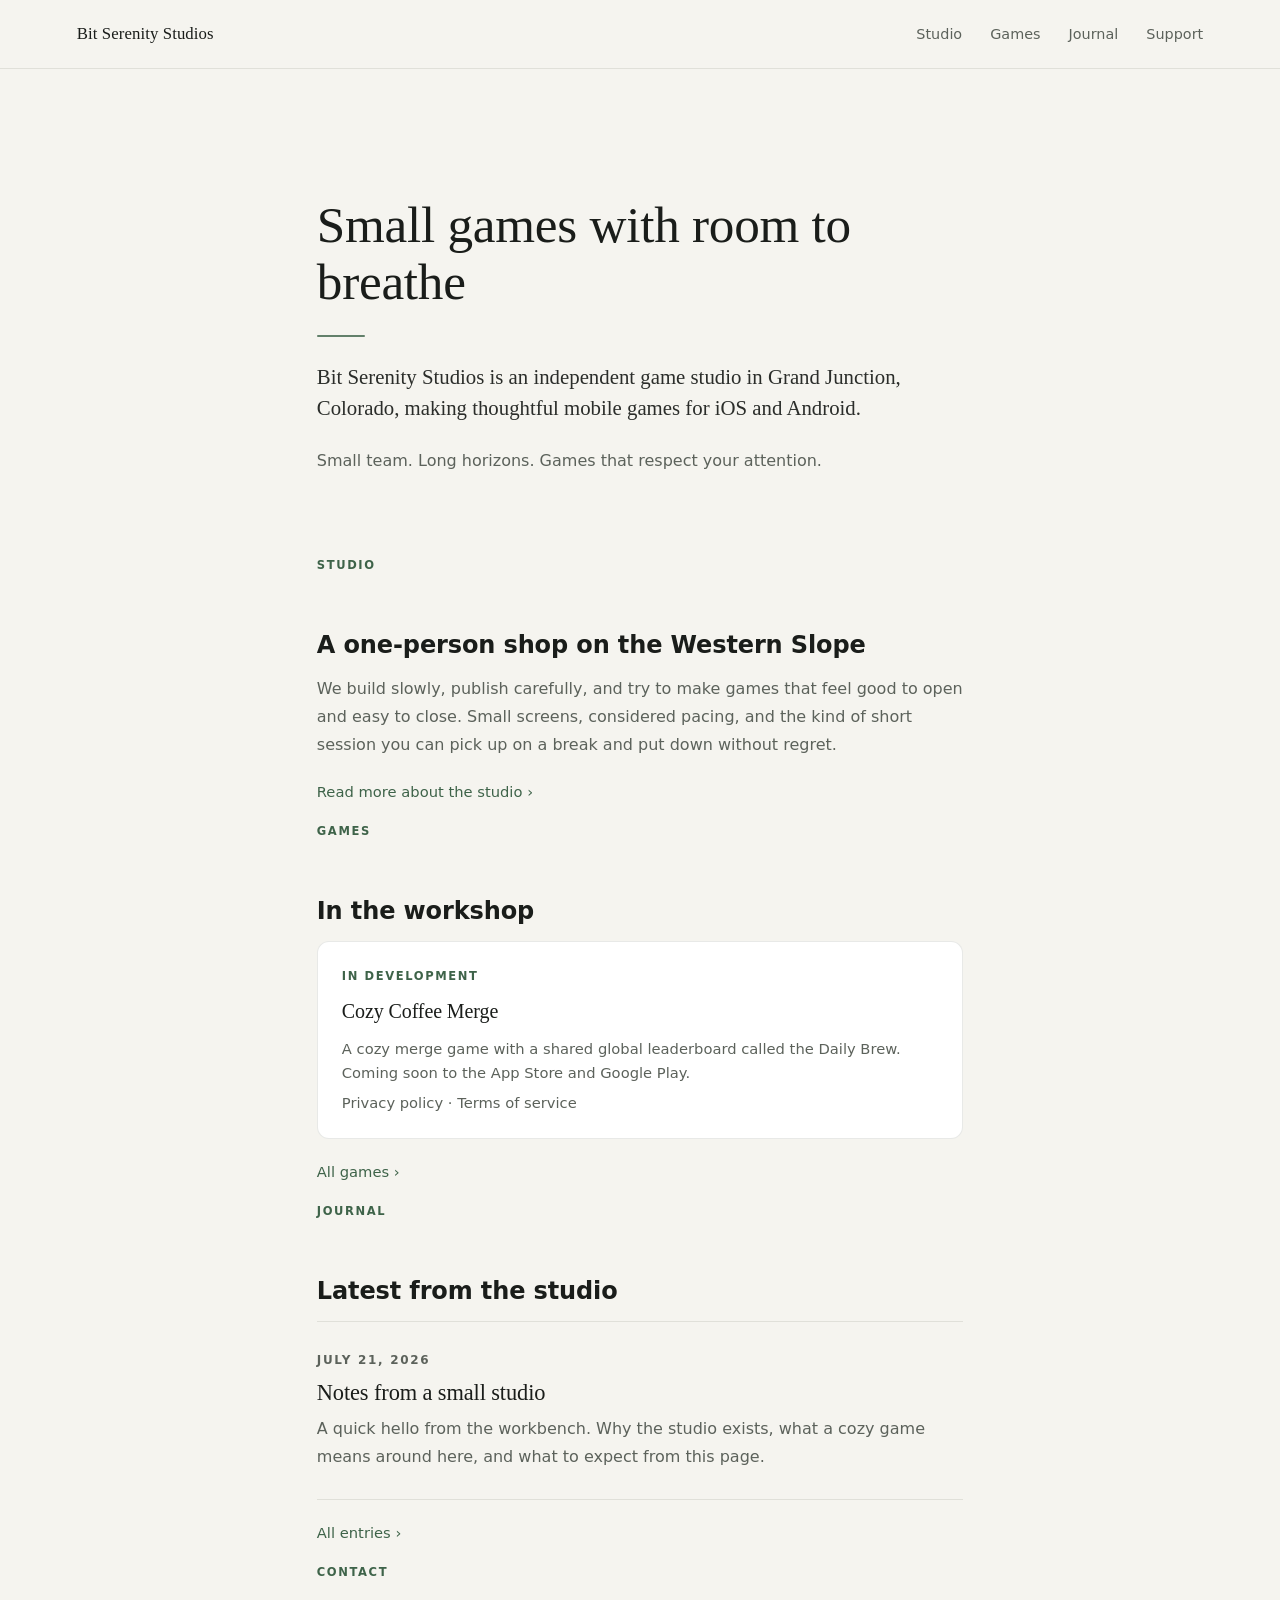
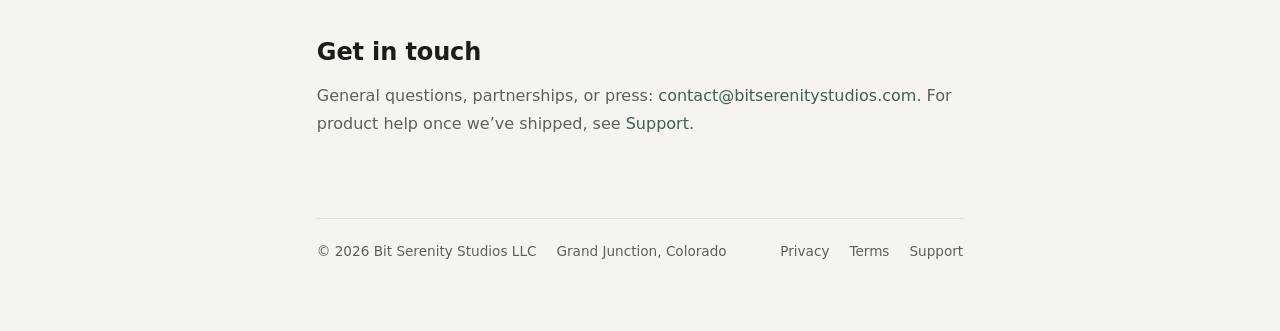
<file: index.html>
<!doctype html>
<html lang="en">
<head>
<meta charset="utf-8">
<meta name="viewport" content="width=device-width, initial-scale=1">
<title>Bit Serenity Studios</title>
<meta name="description" content="Bit Serenity Studios: a small independent game studio in Grand Junction, Colorado making thoughtful mobile games for iOS and Android.">
<meta name="theme-color" content="#161818" media="(prefers-color-scheme: dark)">
<meta name="theme-color" content="#f5f4ef" media="(prefers-color-scheme: light)">
<meta property="og:title" content="Bit Serenity Studios">
<meta property="og:description" content="A small independent game studio in Grand Junction, Colorado making thoughtful mobile games for iOS and Android.">
<meta property="og:url" content="https://bitserenitystudios.com/">
<meta property="og:type" content="website">
<meta property="og:site_name" content="Bit Serenity Studios">
<meta name="twitter:card" content="summary">
<link rel="canonical" href="https://bitserenitystudios.com/">
<link rel="stylesheet" href="/styles.css">
</head>
<body>
<nav class="nav" aria-label="Primary">
  <a href="/" class="brand">Bit Serenity Studios</a>
  <a href="/studio/">Studio</a>
  <a href="/games/">Games</a>
  <a href="/journal/">Journal</a>
  <a href="/support/">Support</a>
</nav>

<main class="landing">
  <section class="hero" aria-label="Introduction">
    <div class="hero-inner">
      <h1>Small games with room to breathe</h1>
      <div class="rule"></div>
      <p class="lede">Bit Serenity Studios is an independent game studio in Grand Junction, Colorado, making thoughtful mobile games for iOS and Android.</p>
      <p>Small team. Long horizons. Games that respect your attention.</p>
    </div>
  </section>

  <section aria-labelledby="studio-preview">
    <p class="kicker">Studio</p>
    <h2 id="studio-preview">A one-person shop on the Western Slope</h2>
    <p>
      We build slowly, publish carefully, and try to make games that feel good to
      open and easy to close. Small screens, considered pacing, and the kind of
      short session you can pick up on a break and put down without regret.
    </p>
    <p class="more"><a href="/studio/">Read more about the studio &rsaquo;</a></p>
  </section>

  <section aria-labelledby="games-preview">
    <p class="kicker">Games</p>
    <h2 id="games-preview">In the workshop</h2>
    <div class="tile">
      <p class="tile-meta">In development</p>
      <p class="tile-title">Cozy Coffee Merge</p>
      <p class="tile-note">A cozy merge game with a shared global leaderboard called the Daily Brew. Coming soon to the App Store and Google Play.</p>
      <p class="tile-note">
        <a href="/games/cozy-coffee-merge/privacy/">Privacy policy</a>
        &middot;
        <a href="/games/cozy-coffee-merge/terms/">Terms of service</a>
      </p>
    </div>
    <p class="more"><a href="/games/">All games &rsaquo;</a></p>
  </section>

  <section aria-labelledby="journal-preview">
    <p class="kicker">Journal</p>
    <h2 id="journal-preview">Latest from the studio</h2>
    <div class="entry">
      <p class="entry-date">July 21, 2026</p>
      <h3 class="entry-title"><a href="/journal/2026-07-hello/">Notes from a small studio</a></h3>
      <p class="entry-excerpt">A quick hello from the workbench. Why the studio exists, what a cozy game means around here, and what to expect from this page.</p>
    </div>
    <p class="more"><a href="/journal/">All entries &rsaquo;</a></p>
  </section>

  <section aria-labelledby="contact">
    <p class="kicker">Contact</p>
    <h2 id="contact">Get in touch</h2>
    <p>
      General questions, partnerships, or press:
      <a href="mailto:contact@bitserenitystudios.com">contact@bitserenitystudios.com</a>.
      For product help once we&rsquo;ve shipped, see <a href="/support/">Support</a>.
    </p>
  </section>

  <footer class="site-footer">
    <div class="footer-group">
      <span>&copy; 2026 Bit Serenity Studios LLC</span>
      <span>Grand Junction, Colorado</span>
    </div>
    <div class="footer-group">
      <a href="/privacy/">Privacy</a>
      <a href="/terms/">Terms</a>
      <a href="/support/">Support</a>
    </div>
  </footer>
</main>
</body>
</html>
</file>
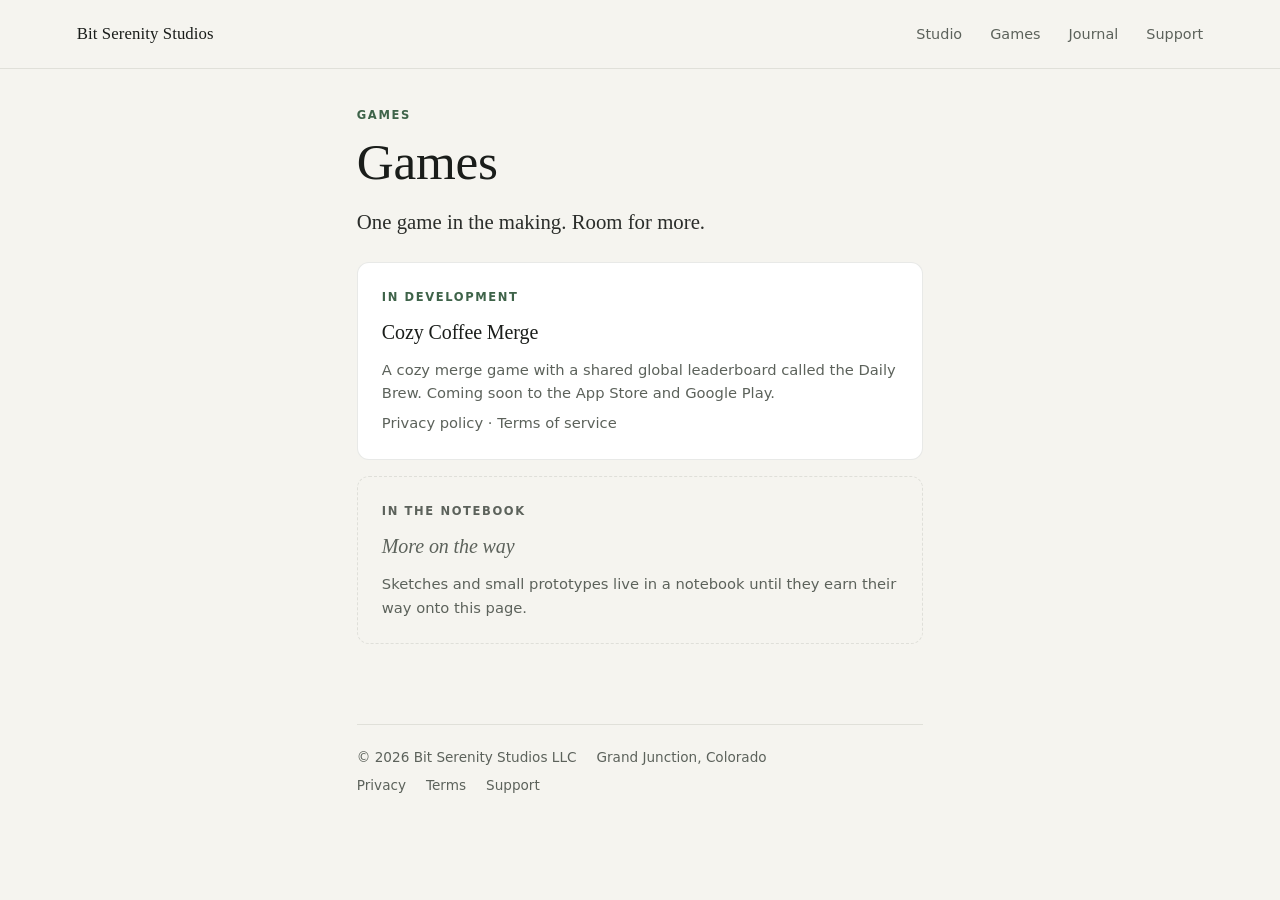
<file: games/index.html>
<!doctype html>
<html lang="en">
<head>
<meta charset="utf-8">
<meta name="viewport" content="width=device-width, initial-scale=1">
<title>Games - Bit Serenity Studios</title>
<meta name="description" content="Games by Bit Serenity Studios: current and upcoming mobile titles for iOS and Android.">
<meta name="theme-color" content="#161818" media="(prefers-color-scheme: dark)">
<meta name="theme-color" content="#f5f4ef" media="(prefers-color-scheme: light)">
<meta property="og:title" content="Games - Bit Serenity Studios">
<meta property="og:description" content="Current and upcoming mobile titles from Bit Serenity Studios.">
<meta property="og:url" content="https://bitserenitystudios.com/games/">
<meta property="og:type" content="website">
<meta name="twitter:card" content="summary">
<link rel="canonical" href="https://bitserenitystudios.com/games/">
<link rel="stylesheet" href="/styles.css">
</head>
<body>
<nav class="nav" aria-label="Primary">
  <a href="/" class="brand">Bit Serenity Studios</a>
  <a href="/studio/">Studio</a>
  <a href="/games/">Games</a>
  <a href="/journal/">Journal</a>
  <a href="/support/">Support</a>
</nav>

<main>
  <p class="kicker">Games</p>
  <h1>Games</h1>
  <p class="lede">One game in the making. Room for more.</p>

  <div class="tile">
    <p class="tile-meta">In development</p>
    <p class="tile-title">Cozy Coffee Merge</p>
    <p class="tile-note">A cozy merge game with a shared global leaderboard called the Daily Brew. Coming soon to the App Store and Google Play.</p>
    <p class="tile-note">
      <a href="/games/cozy-coffee-merge/privacy/">Privacy policy</a>
      &middot;
      <a href="/games/cozy-coffee-merge/terms/">Terms of service</a>
    </p>
  </div>

  <div class="tile placeholder">
    <p class="tile-meta">In the notebook</p>
    <p class="tile-title">More on the way</p>
    <p class="tile-note">Sketches and small prototypes live in a notebook until they earn their way onto this page.</p>
  </div>

  <footer class="site-footer">
    <div class="footer-group">
      <span>&copy; 2026 Bit Serenity Studios LLC</span>
      <span>Grand Junction, Colorado</span>
    </div>
    <div class="footer-group">
      <a href="/privacy/">Privacy</a>
      <a href="/terms/">Terms</a>
      <a href="/support/">Support</a>
    </div>
  </footer>
</main>
</body>
</html>
</file>
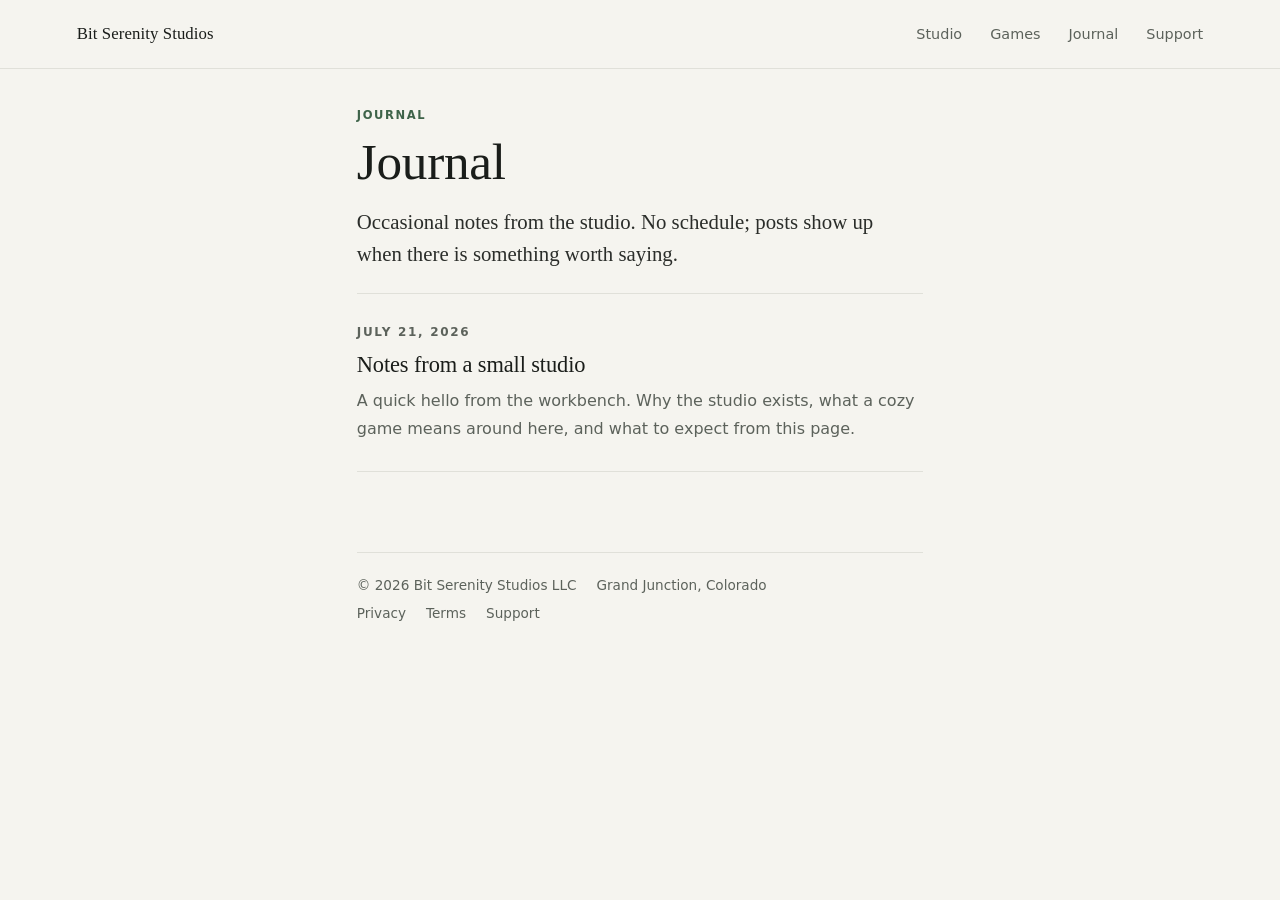
<file: journal/index.html>
<!doctype html>
<html lang="en">
<head>
<meta charset="utf-8">
<meta name="viewport" content="width=device-width, initial-scale=1">
<title>Journal - Bit Serenity Studios</title>
<meta name="description" content="Occasional notes from Bit Serenity Studios: development updates, decisions, and what is on the workbench.">
<meta name="theme-color" content="#161818" media="(prefers-color-scheme: dark)">
<meta name="theme-color" content="#f5f4ef" media="(prefers-color-scheme: light)">
<meta property="og:title" content="Journal - Bit Serenity Studios">
<meta property="og:description" content="Occasional notes from the studio.">
<meta property="og:url" content="https://bitserenitystudios.com/journal/">
<meta property="og:type" content="website">
<meta name="twitter:card" content="summary">
<link rel="canonical" href="https://bitserenitystudios.com/journal/">
<link rel="stylesheet" href="/styles.css">
</head>
<body>
<nav class="nav" aria-label="Primary">
  <a href="/" class="brand">Bit Serenity Studios</a>
  <a href="/studio/">Studio</a>
  <a href="/games/">Games</a>
  <a href="/journal/">Journal</a>
  <a href="/support/">Support</a>
</nav>

<main>
  <p class="kicker">Journal</p>
  <h1>Journal</h1>
  <p class="lede">Occasional notes from the studio. No schedule; posts show up when there is something worth saying.</p>

  <div class="entry">
    <p class="entry-date">July 21, 2026</p>
    <h2 class="entry-title"><a href="/journal/2026-07-hello/">Notes from a small studio</a></h2>
    <p class="entry-excerpt">A quick hello from the workbench. Why the studio exists, what a cozy game means around here, and what to expect from this page.</p>
  </div>

  <footer class="site-footer">
    <div class="footer-group">
      <span>&copy; 2026 Bit Serenity Studios LLC</span>
      <span>Grand Junction, Colorado</span>
    </div>
    <div class="footer-group">
      <a href="/privacy/">Privacy</a>
      <a href="/terms/">Terms</a>
      <a href="/support/">Support</a>
    </div>
  </footer>
</main>
</body>
</html>
</file>
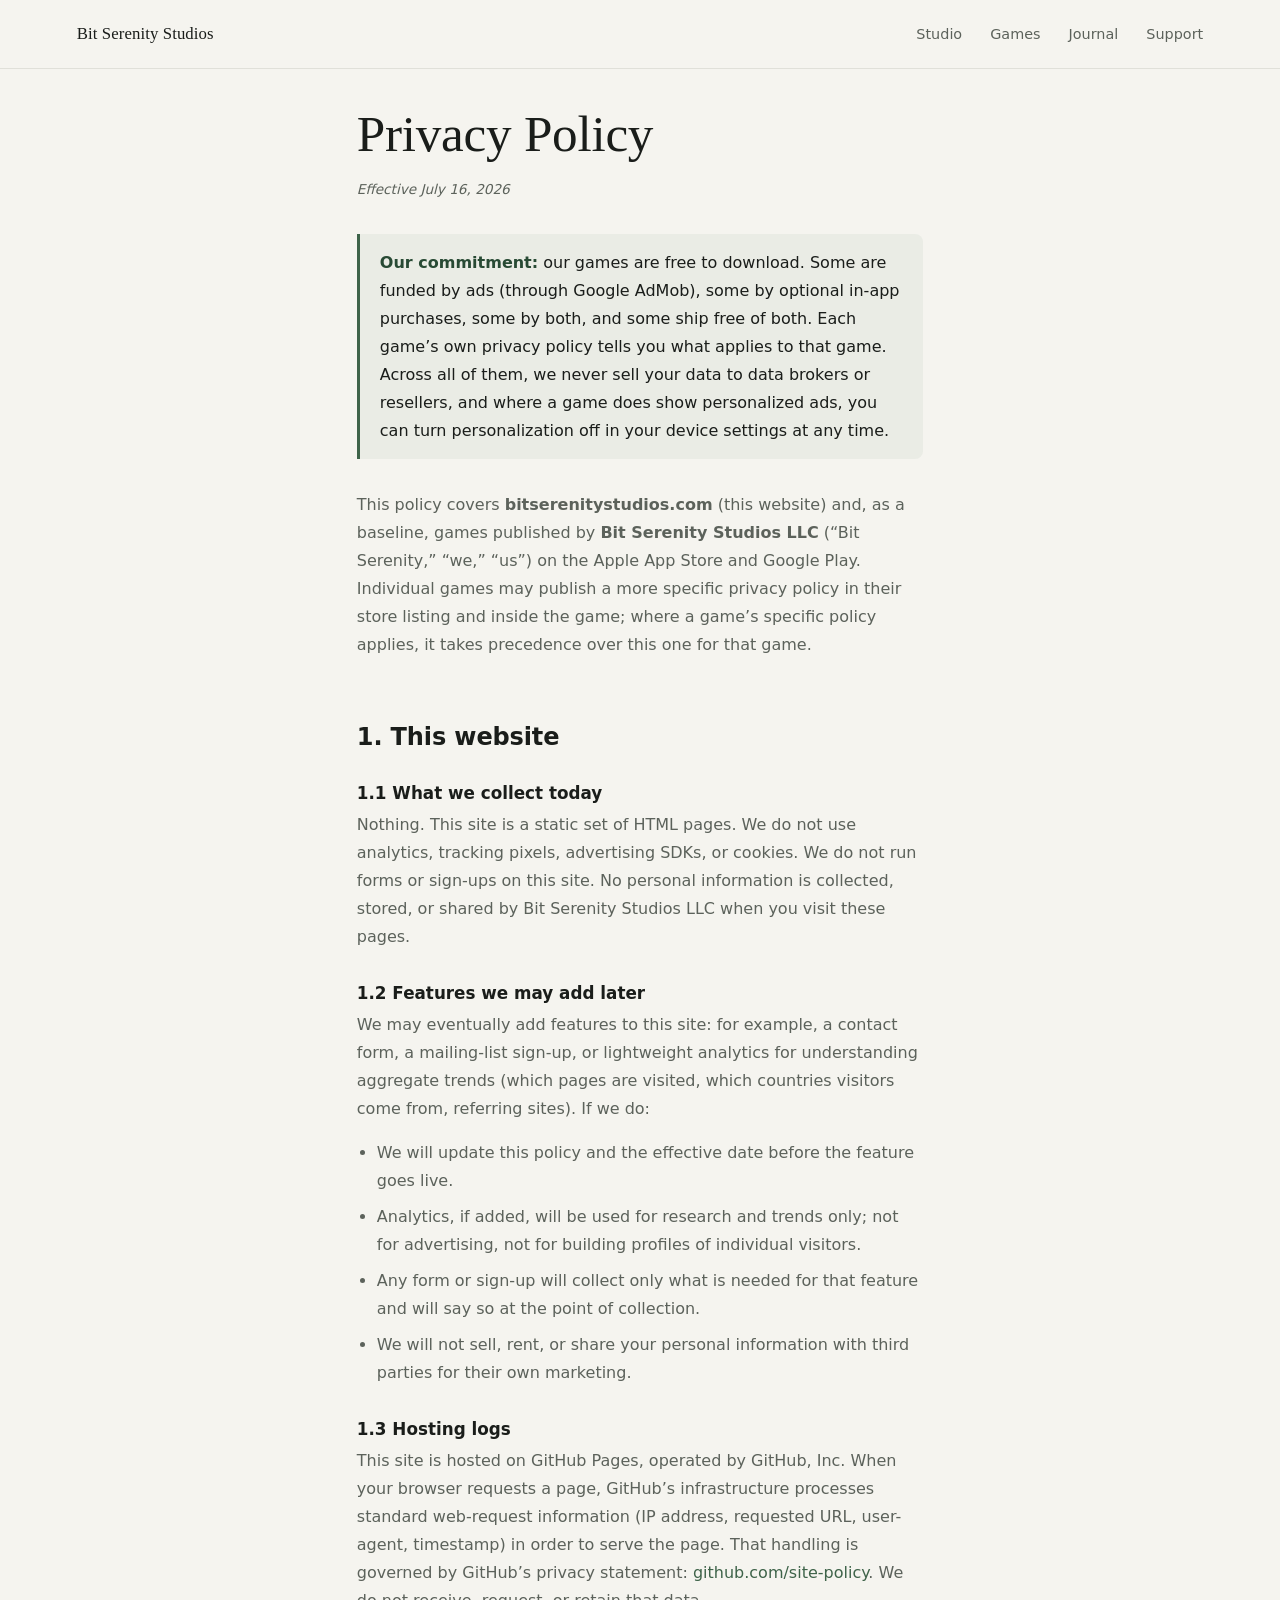
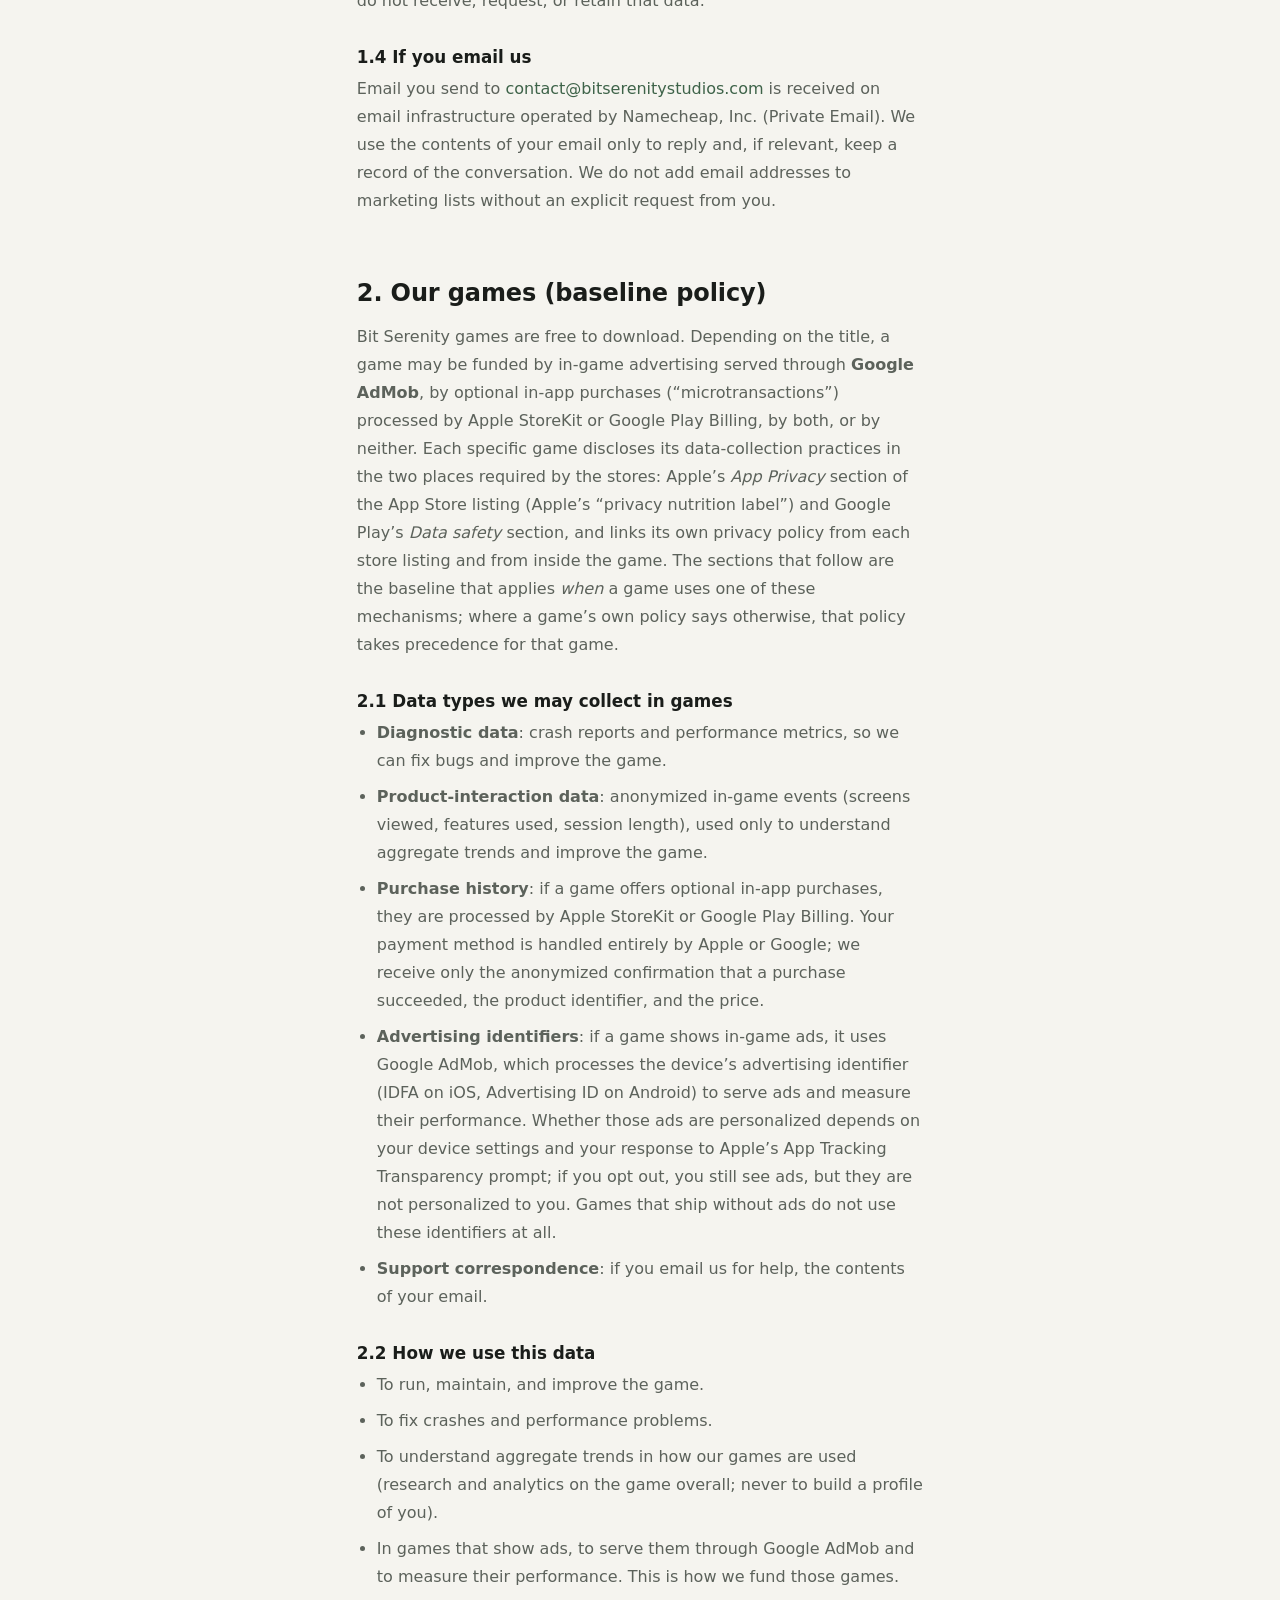
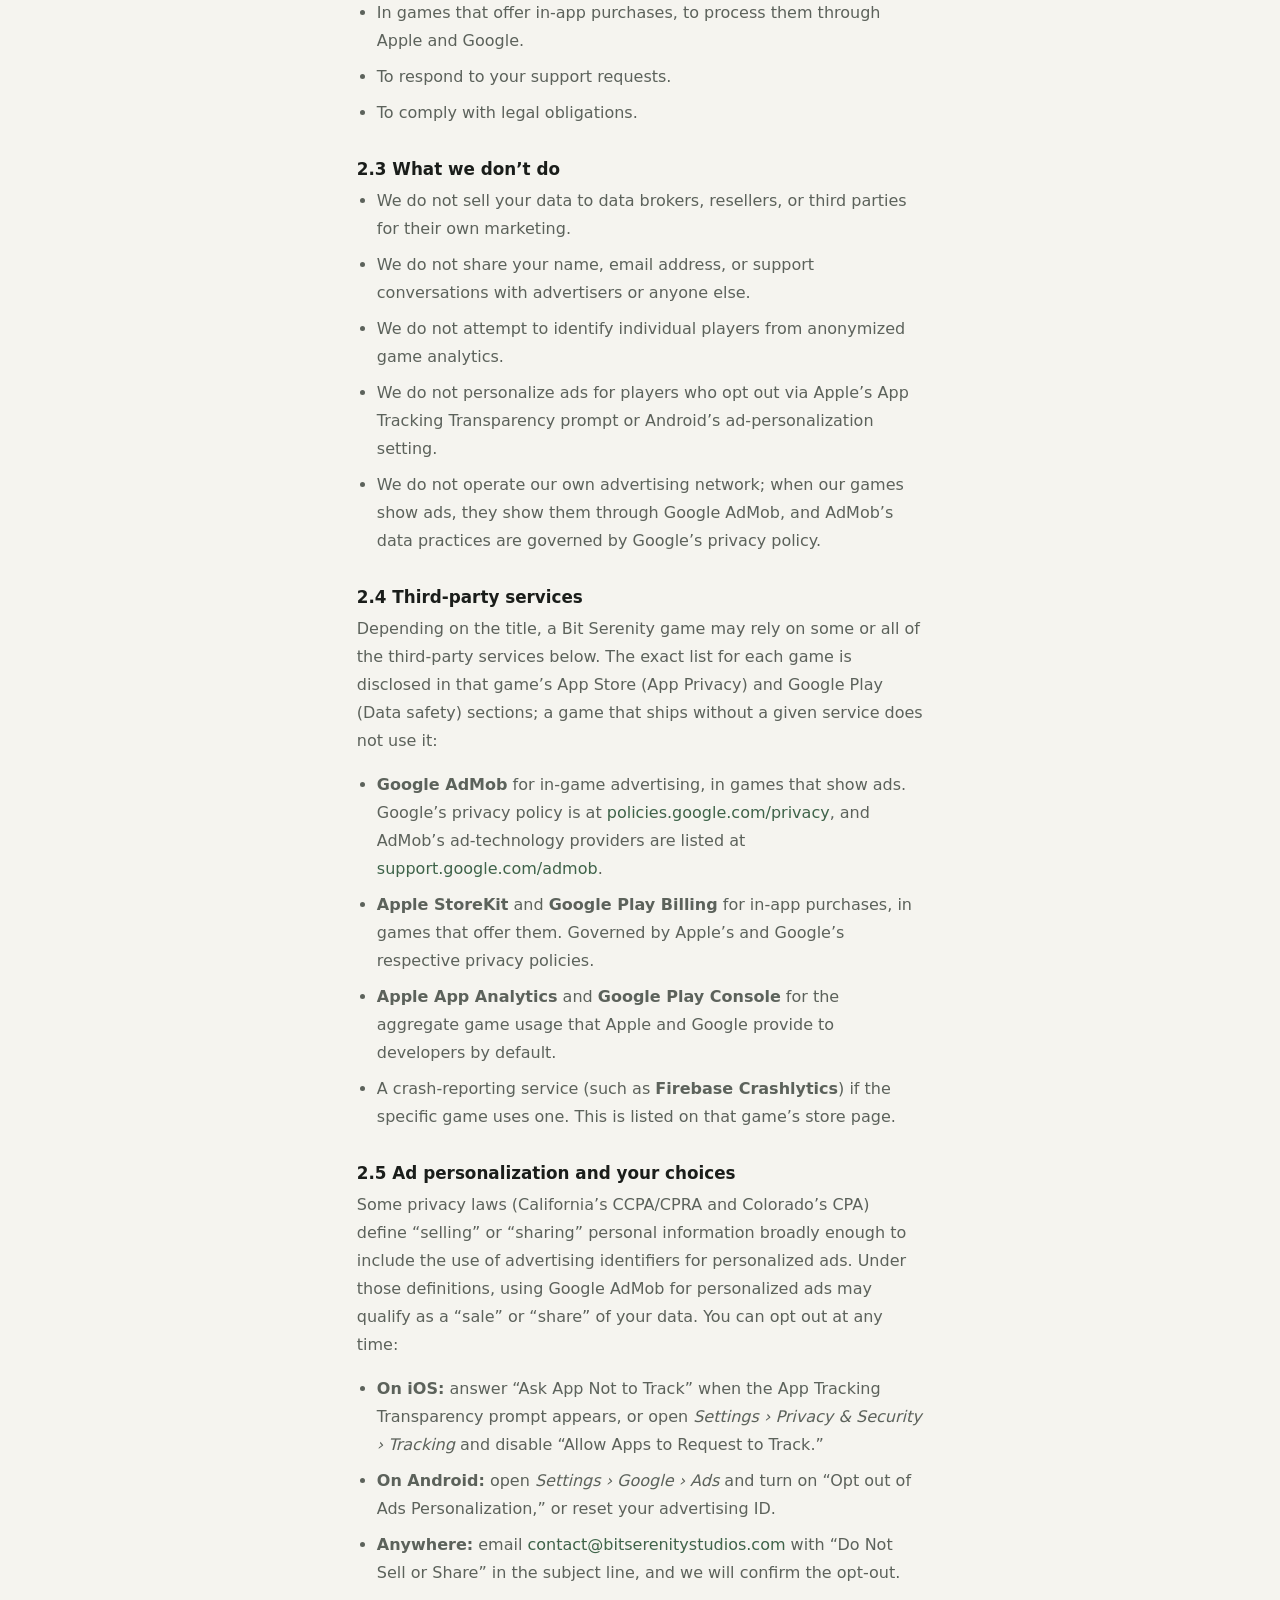
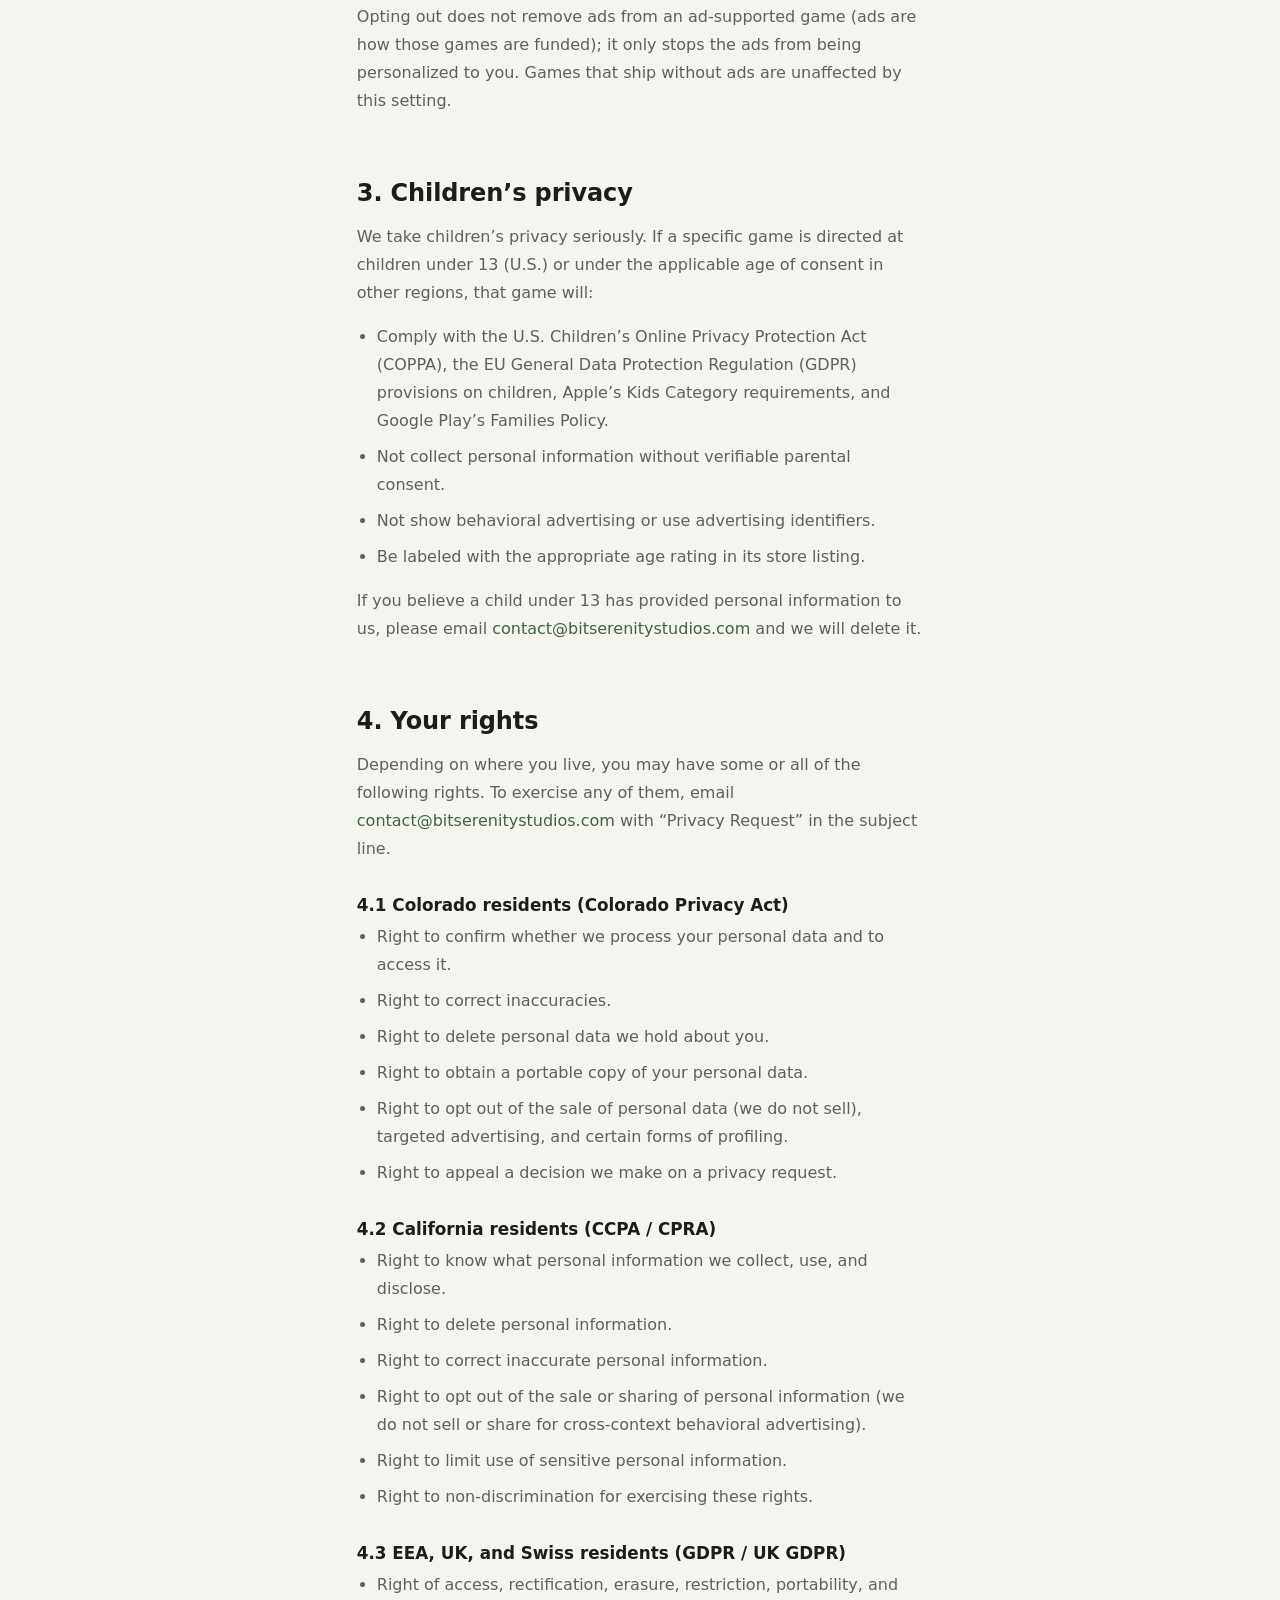
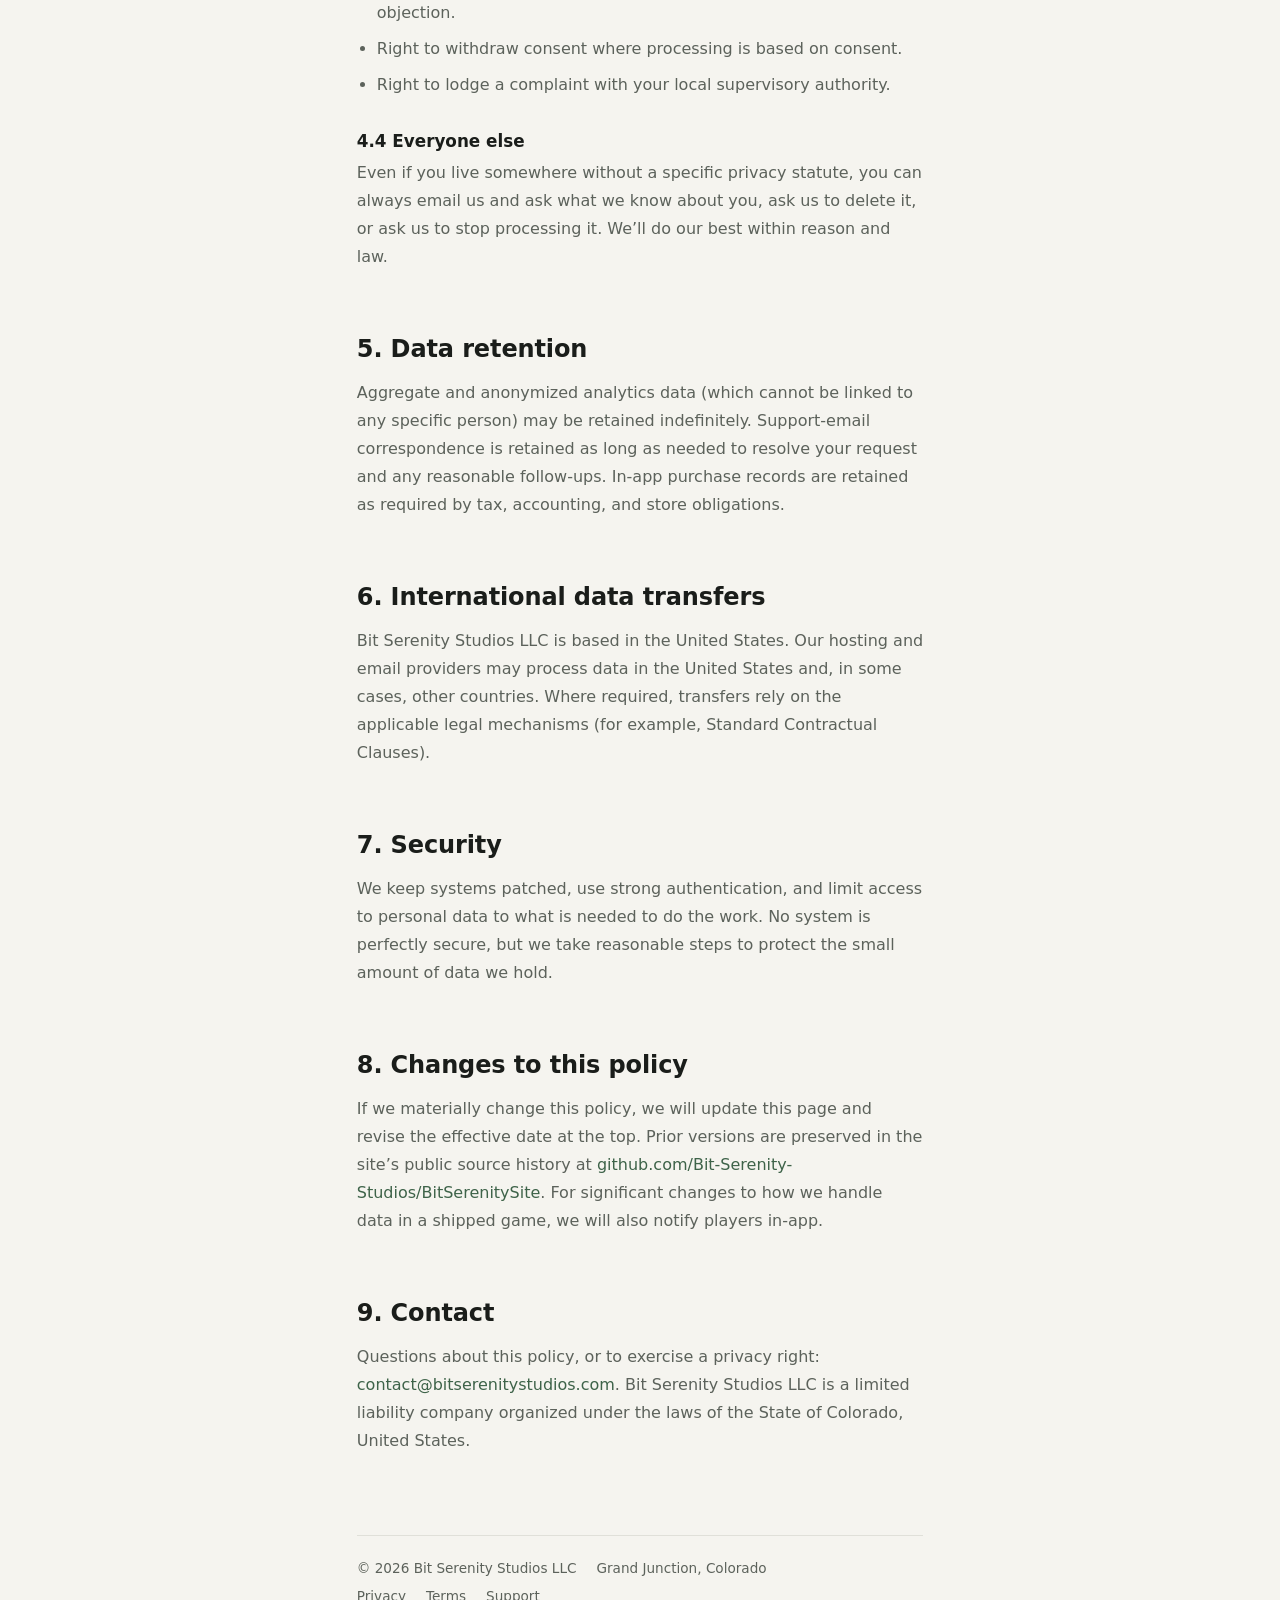
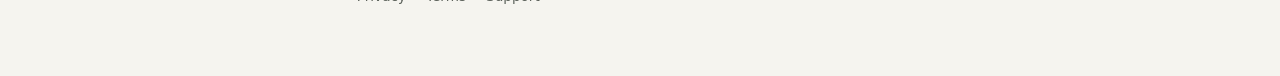
<file: privacy/index.html>
<!doctype html>
<html lang="en">
<head>
<meta charset="utf-8">
<meta name="viewport" content="width=device-width, initial-scale=1">
<title>Privacy Policy - Bit Serenity Studios</title>
<meta name="description" content="Privacy policy for bitserenitystudios.com and games published by Bit Serenity Studios LLC.">
<link rel="stylesheet" href="/styles.css">
</head>
<body>
<nav class="nav" aria-label="Primary">
  <a href="/" class="brand">Bit Serenity Studios</a>
  <a href="/studio/">Studio</a>
  <a href="/games/">Games</a>
  <a href="/journal/">Journal</a>
  <a href="/support/">Support</a>
</nav>

<main>
  <h1>Privacy Policy</h1>
  <p class="effective">Effective July 16, 2026</p>

  <div class="callout">
    <p><strong>Our commitment:</strong> our games are free to download. Some are
    funded by ads (through Google AdMob), some by optional in-app purchases,
    some by both, and some ship free of both. Each game&rsquo;s own privacy
    policy tells you what applies to that game. Across all of them, we never
    sell your data to data brokers or resellers, and where a game does show
    personalized ads, you can turn personalization off in your device settings
    at any time.</p>
  </div>

  <p>
    This policy covers <strong>bitserenitystudios.com</strong> (this website) and,
    as a baseline, games published by <strong>Bit Serenity Studios LLC</strong>
    (&ldquo;Bit Serenity,&rdquo; &ldquo;we,&rdquo; &ldquo;us&rdquo;) on the Apple App
    Store and Google Play. Individual games may publish a more specific privacy
    policy in their store listing and inside the game; where a game&rsquo;s specific
    policy applies, it takes precedence over this one for that game.
  </p>

  <h2>1. This website</h2>

  <h3>1.1 What we collect today</h3>
  <p>
    Nothing. This site is a static set of HTML pages. We do not use analytics,
    tracking pixels, advertising SDKs, or cookies. We do not run forms or sign-ups
    on this site. No personal information is collected, stored, or shared by
    Bit Serenity Studios LLC when you visit these pages.
  </p>

  <h3>1.2 Features we may add later</h3>
  <p>
    We may eventually add features to this site: for example, a contact form,
    a mailing-list sign-up, or lightweight analytics for understanding aggregate
    trends (which pages are visited, which countries visitors come from, referring
    sites). If we do:
  </p>
  <ul>
    <li>We will update this policy and the effective date before the feature goes live.</li>
    <li>Analytics, if added, will be used for research and trends only; not for
      advertising, not for building profiles of individual visitors.</li>
    <li>Any form or sign-up will collect only what is needed for that feature and will
      say so at the point of collection.</li>
    <li>We will not sell, rent, or share your personal information with third parties
      for their own marketing.</li>
  </ul>

  <h3>1.3 Hosting logs</h3>
  <p>
    This site is hosted on GitHub Pages, operated by GitHub, Inc. When your browser
    requests a page, GitHub&rsquo;s infrastructure processes standard web-request
    information (IP address, requested URL, user-agent, timestamp) in order to serve
    the page. That handling is governed by GitHub&rsquo;s privacy statement:
    <a href="https://docs.github.com/en/site-policy/privacy-policies/github-general-privacy-statement">
      github.com/site-policy</a>. We do not receive, request, or retain that data.
  </p>

  <h3>1.4 If you email us</h3>
  <p>
    Email you send to <a href="mailto:contact@bitserenitystudios.com">contact@bitserenitystudios.com</a>
    is received on email infrastructure operated by Namecheap, Inc. (Private Email).
    We use the contents of your email only to reply and, if relevant, keep a record
    of the conversation. We do not add email addresses to marketing lists without
    an explicit request from you.
  </p>

  <h2>2. Our games (baseline policy)</h2>

  <p>
    Bit Serenity games are free to download. Depending on the title, a game may
    be funded by in-game advertising served through <strong>Google AdMob</strong>,
    by optional in-app purchases (&ldquo;microtransactions&rdquo;) processed by
    Apple StoreKit or Google Play Billing, by both, or by neither. Each specific
    game discloses its data-collection practices in the two places required by
    the stores: Apple&rsquo;s <em>App Privacy</em> section of the App Store
    listing (Apple&rsquo;s &ldquo;privacy nutrition label&rdquo;) and Google
    Play&rsquo;s <em>Data safety</em> section, and links its own privacy policy
    from each store listing and from inside the game. The sections that follow
    are the baseline that applies <em>when</em> a game uses one of these
    mechanisms; where a game&rsquo;s own policy says otherwise, that policy takes
    precedence for that game.
  </p>

  <h3>2.1 Data types we may collect in games</h3>
  <ul>
    <li><strong>Diagnostic data</strong>: crash reports and performance metrics,
      so we can fix bugs and improve the game.</li>
    <li><strong>Product-interaction data</strong>: anonymized in-game events
      (screens viewed, features used, session length), used only to understand
      aggregate trends and improve the game.</li>
    <li><strong>Purchase history</strong>: if a game offers optional in-app
      purchases, they are processed by Apple StoreKit or Google Play Billing.
      Your payment method is handled entirely by Apple or Google; we receive
      only the anonymized confirmation that a purchase succeeded, the product
      identifier, and the price.</li>
    <li><strong>Advertising identifiers</strong>: if a game shows in-game ads,
      it uses Google AdMob, which processes the device&rsquo;s advertising
      identifier (IDFA on iOS, Advertising ID on Android) to serve ads and
      measure their performance. Whether those ads are personalized depends
      on your device settings and your response to Apple&rsquo;s App Tracking
      Transparency prompt; if you opt out, you still see ads, but they are not
      personalized to you. Games that ship without ads do not use these
      identifiers at all.</li>
    <li><strong>Support correspondence</strong>: if you email us for help,
      the contents of your email.</li>
  </ul>

  <h3>2.2 How we use this data</h3>
  <ul>
    <li>To run, maintain, and improve the game.</li>
    <li>To fix crashes and performance problems.</li>
    <li>To understand aggregate trends in how our games are used (research and
      analytics on the game overall; never to build a profile of you).</li>
    <li>In games that show ads, to serve them through Google AdMob and to
      measure their performance. This is how we fund those games.</li>
    <li>In games that offer in-app purchases, to process them through Apple
      and Google.</li>
    <li>To respond to your support requests.</li>
    <li>To comply with legal obligations.</li>
  </ul>

  <h3>2.3 What we don&rsquo;t do</h3>
  <ul>
    <li>We do not sell your data to data brokers, resellers, or third parties
      for their own marketing.</li>
    <li>We do not share your name, email address, or support conversations with
      advertisers or anyone else.</li>
    <li>We do not attempt to identify individual players from anonymized game
      analytics.</li>
    <li>We do not personalize ads for players who opt out via Apple&rsquo;s App
      Tracking Transparency prompt or Android&rsquo;s ad-personalization
      setting.</li>
    <li>We do not operate our own advertising network; when our games show
      ads, they show them through Google AdMob, and AdMob&rsquo;s data
      practices are governed by Google&rsquo;s privacy policy.</li>
  </ul>

  <h3>2.4 Third-party services</h3>
  <p>
    Depending on the title, a Bit Serenity game may rely on some or all of the
    third-party services below. The exact list for each game is disclosed in
    that game&rsquo;s App Store (App Privacy) and Google Play (Data safety)
    sections; a game that ships without a given service does not use it:
  </p>
  <ul>
    <li><strong>Google AdMob</strong> for in-game advertising, in games that
      show ads. Google&rsquo;s privacy policy is at
      <a href="https://policies.google.com/privacy">policies.google.com/privacy</a>,
      and AdMob&rsquo;s ad-technology providers are listed at
      <a href="https://support.google.com/admob/answer/9012903">support.google.com/admob</a>.</li>
    <li><strong>Apple StoreKit</strong> and <strong>Google Play Billing</strong>
      for in-app purchases, in games that offer them. Governed by Apple&rsquo;s
      and Google&rsquo;s respective privacy policies.</li>
    <li><strong>Apple App Analytics</strong> and <strong>Google Play Console</strong>
      for the aggregate game usage that Apple and Google provide to developers by
      default.</li>
    <li>A crash-reporting service (such as <strong>Firebase Crashlytics</strong>)
      if the specific game uses one. This is listed on that game&rsquo;s store page.</li>
  </ul>

  <h3>2.5 Ad personalization and your choices</h3>
  <p>
    Some privacy laws (California&rsquo;s CCPA/CPRA and Colorado&rsquo;s CPA)
    define &ldquo;selling&rdquo; or &ldquo;sharing&rdquo; personal information
    broadly enough to include the use of advertising identifiers for personalized
    ads. Under those definitions, using Google AdMob for personalized ads may
    qualify as a &ldquo;sale&rdquo; or &ldquo;share&rdquo; of your data. You can
    opt out at any time:
  </p>
  <ul>
    <li><strong>On iOS:</strong> answer &ldquo;Ask App Not to Track&rdquo; when
      the App Tracking Transparency prompt appears, or open
      <em>Settings &rsaquo; Privacy &amp; Security &rsaquo; Tracking</em> and
      disable &ldquo;Allow Apps to Request to Track.&rdquo;</li>
    <li><strong>On Android:</strong> open <em>Settings &rsaquo; Google &rsaquo;
      Ads</em> and turn on &ldquo;Opt out of Ads Personalization,&rdquo; or reset
      your advertising ID.</li>
    <li><strong>Anywhere:</strong> email
      <a href="mailto:contact@bitserenitystudios.com">contact@bitserenitystudios.com</a>
      with &ldquo;Do Not Sell or Share&rdquo; in the subject line, and we will
      confirm the opt-out.</li>
  </ul>
  <p>
    Opting out does not remove ads from an ad-supported game (ads are how
    those games are funded); it only stops the ads from being personalized to
    you. Games that ship without ads are unaffected by this setting.
  </p>

  <h2>3. Children&rsquo;s privacy</h2>
  <p>
    We take children&rsquo;s privacy seriously. If a specific game is directed at
    children under 13 (U.S.) or under the applicable age of consent in other regions,
    that game will:
  </p>
  <ul>
    <li>Comply with the U.S. Children&rsquo;s Online Privacy Protection Act (COPPA),
      the EU General Data Protection Regulation (GDPR) provisions on children,
      Apple&rsquo;s Kids Category requirements, and Google Play&rsquo;s Families
      Policy.</li>
    <li>Not collect personal information without verifiable parental consent.</li>
    <li>Not show behavioral advertising or use advertising identifiers.</li>
    <li>Be labeled with the appropriate age rating in its store listing.</li>
  </ul>
  <p>
    If you believe a child under 13 has provided personal information to us,
    please email <a href="mailto:contact@bitserenitystudios.com">contact@bitserenitystudios.com</a>
    and we will delete it.
  </p>

  <h2>4. Your rights</h2>
  <p>
    Depending on where you live, you may have some or all of the following rights.
    To exercise any of them, email <a href="mailto:contact@bitserenitystudios.com">contact@bitserenitystudios.com</a>
    with &ldquo;Privacy Request&rdquo; in the subject line.
  </p>

  <h3>4.1 Colorado residents (Colorado Privacy Act)</h3>
  <ul>
    <li>Right to confirm whether we process your personal data and to access it.</li>
    <li>Right to correct inaccuracies.</li>
    <li>Right to delete personal data we hold about you.</li>
    <li>Right to obtain a portable copy of your personal data.</li>
    <li>Right to opt out of the sale of personal data (we do not sell), targeted
      advertising, and certain forms of profiling.</li>
    <li>Right to appeal a decision we make on a privacy request.</li>
  </ul>

  <h3>4.2 California residents (CCPA / CPRA)</h3>
  <ul>
    <li>Right to know what personal information we collect, use, and disclose.</li>
    <li>Right to delete personal information.</li>
    <li>Right to correct inaccurate personal information.</li>
    <li>Right to opt out of the sale or sharing of personal information (we do not
      sell or share for cross-context behavioral advertising).</li>
    <li>Right to limit use of sensitive personal information.</li>
    <li>Right to non-discrimination for exercising these rights.</li>
  </ul>

  <h3>4.3 EEA, UK, and Swiss residents (GDPR / UK GDPR)</h3>
  <ul>
    <li>Right of access, rectification, erasure, restriction, portability, and
      objection.</li>
    <li>Right to withdraw consent where processing is based on consent.</li>
    <li>Right to lodge a complaint with your local supervisory authority.</li>
  </ul>

  <h3>4.4 Everyone else</h3>
  <p>
    Even if you live somewhere without a specific privacy statute, you can always
    email us and ask what we know about you, ask us to delete it, or ask us to stop
    processing it. We&rsquo;ll do our best within reason and law.
  </p>

  <h2>5. Data retention</h2>
  <p>
    Aggregate and anonymized analytics data (which cannot be linked to any specific
    person) may be retained indefinitely. Support-email correspondence is retained
    as long as needed to resolve your request and any reasonable follow-ups.
    In-app purchase records are retained as required by tax, accounting, and store
    obligations.
  </p>

  <h2>6. International data transfers</h2>
  <p>
    Bit Serenity Studios LLC is based in the United States. Our hosting and email
    providers may process data in the United States and, in some cases, other
    countries. Where required, transfers rely on the applicable legal mechanisms
    (for example, Standard Contractual Clauses).
  </p>

  <h2>7. Security</h2>
  <p>
    We keep systems patched, use strong authentication, and limit access to
    personal data to what is needed to do the work. No system is perfectly secure,
    but we take reasonable steps to protect the small amount of data we hold.
  </p>

  <h2>8. Changes to this policy</h2>
  <p>
    If we materially change this policy, we will update this page and revise the
    effective date at the top. Prior versions are preserved in the site&rsquo;s
    public source history at
    <a href="https://github.com/Bit-Serenity-Studios/BitSerenitySite">github.com/Bit-Serenity-Studios/BitSerenitySite</a>.
    For significant changes to how we handle data in a shipped game, we will also
    notify players in-app.
  </p>

  <h2>9. Contact</h2>
  <p>
    Questions about this policy, or to exercise a privacy right:
    <a href="mailto:contact@bitserenitystudios.com">contact@bitserenitystudios.com</a>.
    Bit Serenity Studios LLC is a limited liability company organized under the
    laws of the State of Colorado, United States.
  </p>

  <footer class="site-footer">
    <div class="footer-group">
      <span>&copy; 2026 Bit Serenity Studios LLC</span>
      <span>Grand Junction, Colorado</span>
    </div>
    <div class="footer-group">
      <a href="/privacy/">Privacy</a>
      <a href="/terms/">Terms</a>
      <a href="/support/">Support</a>
    </div>
  </footer>
</main>
</body>
</html>
</file>
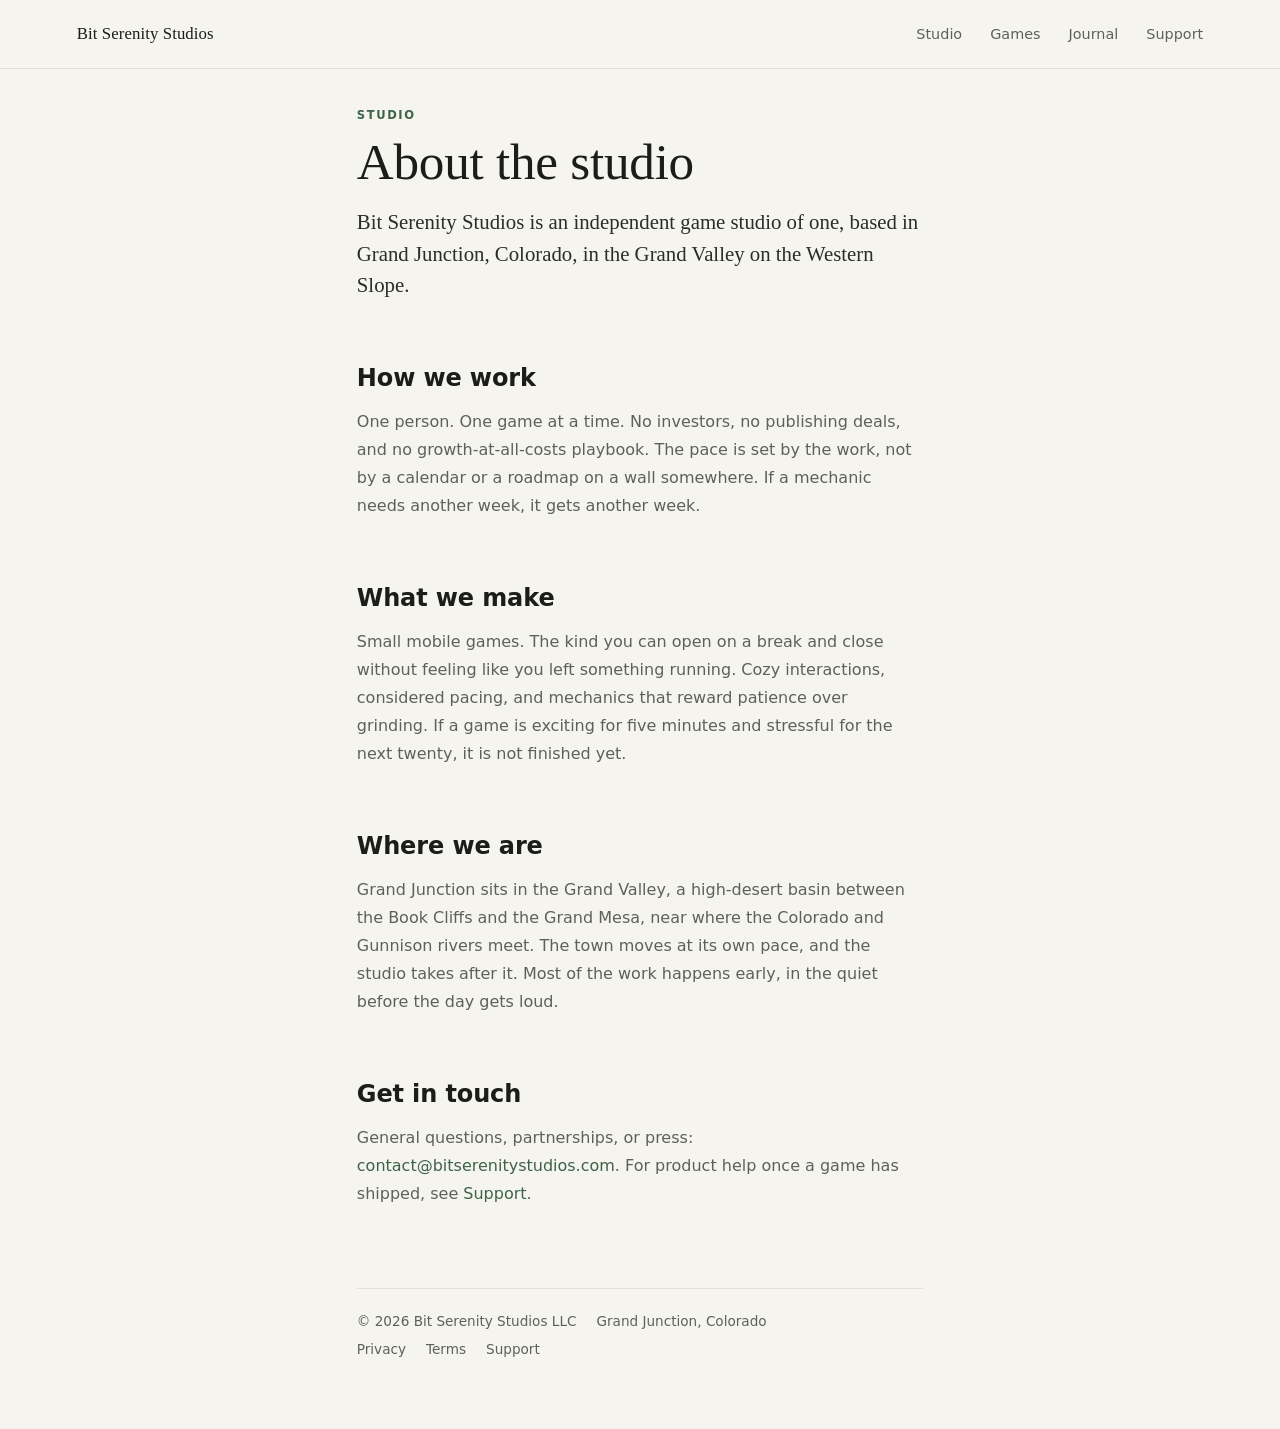
<file: studio/index.html>
<!doctype html>
<html lang="en">
<head>
<meta charset="utf-8">
<meta name="viewport" content="width=device-width, initial-scale=1">
<title>Studio - Bit Serenity Studios</title>
<meta name="description" content="About Bit Serenity Studios: a one-person independent game studio in Grand Junction, Colorado, in the Grand Valley on the Western Slope.">
<meta name="theme-color" content="#161818" media="(prefers-color-scheme: dark)">
<meta name="theme-color" content="#f5f4ef" media="(prefers-color-scheme: light)">
<meta property="og:title" content="Studio - Bit Serenity Studios">
<meta property="og:description" content="A one-person independent game studio in Grand Junction, Colorado, in the Grand Valley on the Western Slope.">
<meta property="og:url" content="https://bitserenitystudios.com/studio/">
<meta property="og:type" content="website">
<meta name="twitter:card" content="summary">
<link rel="canonical" href="https://bitserenitystudios.com/studio/">
<link rel="stylesheet" href="/styles.css">
</head>
<body>
<nav class="nav" aria-label="Primary">
  <a href="/" class="brand">Bit Serenity Studios</a>
  <a href="/studio/">Studio</a>
  <a href="/games/">Games</a>
  <a href="/journal/">Journal</a>
  <a href="/support/">Support</a>
</nav>

<main>
  <p class="kicker">Studio</p>
  <h1>About the studio</h1>
  <p class="lede">Bit Serenity Studios is an independent game studio of one, based in Grand Junction, Colorado, in the Grand Valley on the Western Slope.</p>

  <h2>How we work</h2>
  <p>
    One person. One game at a time. No investors, no publishing deals, and no
    growth-at-all-costs playbook. The pace is set by the work, not by a
    calendar or a roadmap on a wall somewhere. If a mechanic needs another
    week, it gets another week.
  </p>

  <h2>What we make</h2>
  <p>
    Small mobile games. The kind you can open on a break and close without
    feeling like you left something running. Cozy interactions, considered
    pacing, and mechanics that reward patience over grinding. If a game is
    exciting for five minutes and stressful for the next twenty, it is not
    finished yet.
  </p>

  <h2>Where we are</h2>
  <p>
    Grand Junction sits in the Grand Valley, a high-desert basin between
    the Book Cliffs and the Grand Mesa, near where the Colorado and Gunnison
    rivers meet. The town moves at its own pace, and the studio takes after
    it. Most of the work happens early, in the quiet before the day gets
    loud.
  </p>

  <h2>Get in touch</h2>
  <p>
    General questions, partnerships, or press:
    <a href="mailto:contact@bitserenitystudios.com">contact@bitserenitystudios.com</a>.
    For product help once a game has shipped, see <a href="/support/">Support</a>.
  </p>

  <footer class="site-footer">
    <div class="footer-group">
      <span>&copy; 2026 Bit Serenity Studios LLC</span>
      <span>Grand Junction, Colorado</span>
    </div>
    <div class="footer-group">
      <a href="/privacy/">Privacy</a>
      <a href="/terms/">Terms</a>
      <a href="/support/">Support</a>
    </div>
  </footer>
</main>
</body>
</html>
</file>
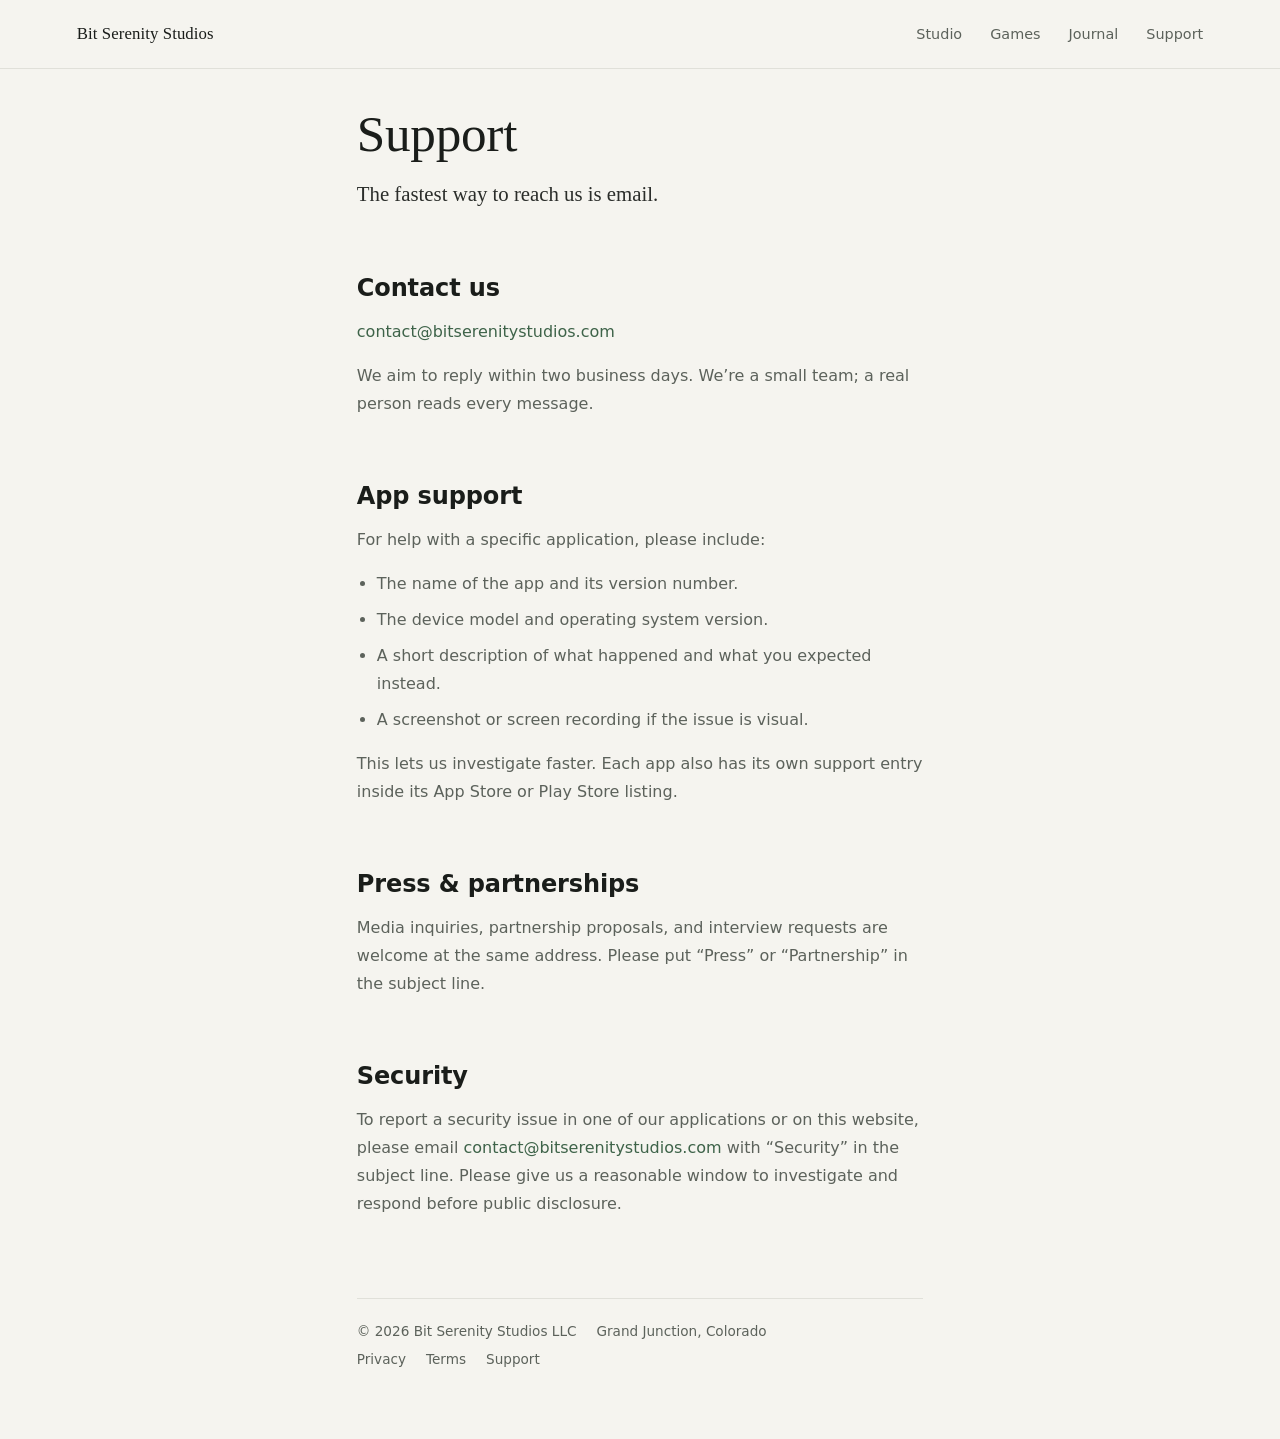
<file: support/index.html>
<!doctype html>
<html lang="en">
<head>
<meta charset="utf-8">
<meta name="viewport" content="width=device-width, initial-scale=1">
<title>Support - Bit Serenity Studios</title>
<meta name="description" content="How to reach Bit Serenity Studios for help, questions, or press.">
<link rel="stylesheet" href="/styles.css">
</head>
<body>
<nav class="nav" aria-label="Primary">
  <a href="/" class="brand">Bit Serenity Studios</a>
  <a href="/studio/">Studio</a>
  <a href="/games/">Games</a>
  <a href="/journal/">Journal</a>
  <a href="/support/">Support</a>
</nav>

<main>
  <h1>Support</h1>
  <p class="lede">The fastest way to reach us is email.</p>

  <h2>Contact us</h2>
  <p>
    <a href="mailto:contact@bitserenitystudios.com">contact@bitserenitystudios.com</a>
  </p>
  <p>
    We aim to reply within two business days. We&rsquo;re a small team; a real person
    reads every message.
  </p>

  <h2>App support</h2>
  <p>
    For help with a specific application, please include:
  </p>
  <ul>
    <li>The name of the app and its version number.</li>
    <li>The device model and operating system version.</li>
    <li>A short description of what happened and what you expected instead.</li>
    <li>A screenshot or screen recording if the issue is visual.</li>
  </ul>
  <p>
    This lets us investigate faster. Each app also has its own support entry inside
    its App Store or Play Store listing.
  </p>

  <h2>Press &amp; partnerships</h2>
  <p>
    Media inquiries, partnership proposals, and interview requests are welcome at the
    same address. Please put &ldquo;Press&rdquo; or &ldquo;Partnership&rdquo; in
    the subject line.
  </p>

  <h2>Security</h2>
  <p>
    To report a security issue in one of our applications or on this website, please
    email <a href="mailto:contact@bitserenitystudios.com">contact@bitserenitystudios.com</a>
    with &ldquo;Security&rdquo; in the subject line. Please give us a reasonable window
    to investigate and respond before public disclosure.
  </p>

  <footer class="site-footer">
    <div class="footer-group">
      <span>&copy; 2026 Bit Serenity Studios LLC</span>
      <span>Grand Junction, Colorado</span>
    </div>
    <div class="footer-group">
      <a href="/privacy/">Privacy</a>
      <a href="/terms/">Terms</a>
      <a href="/support/">Support</a>
    </div>
  </footer>
</main>
</body>
</html>
</file>
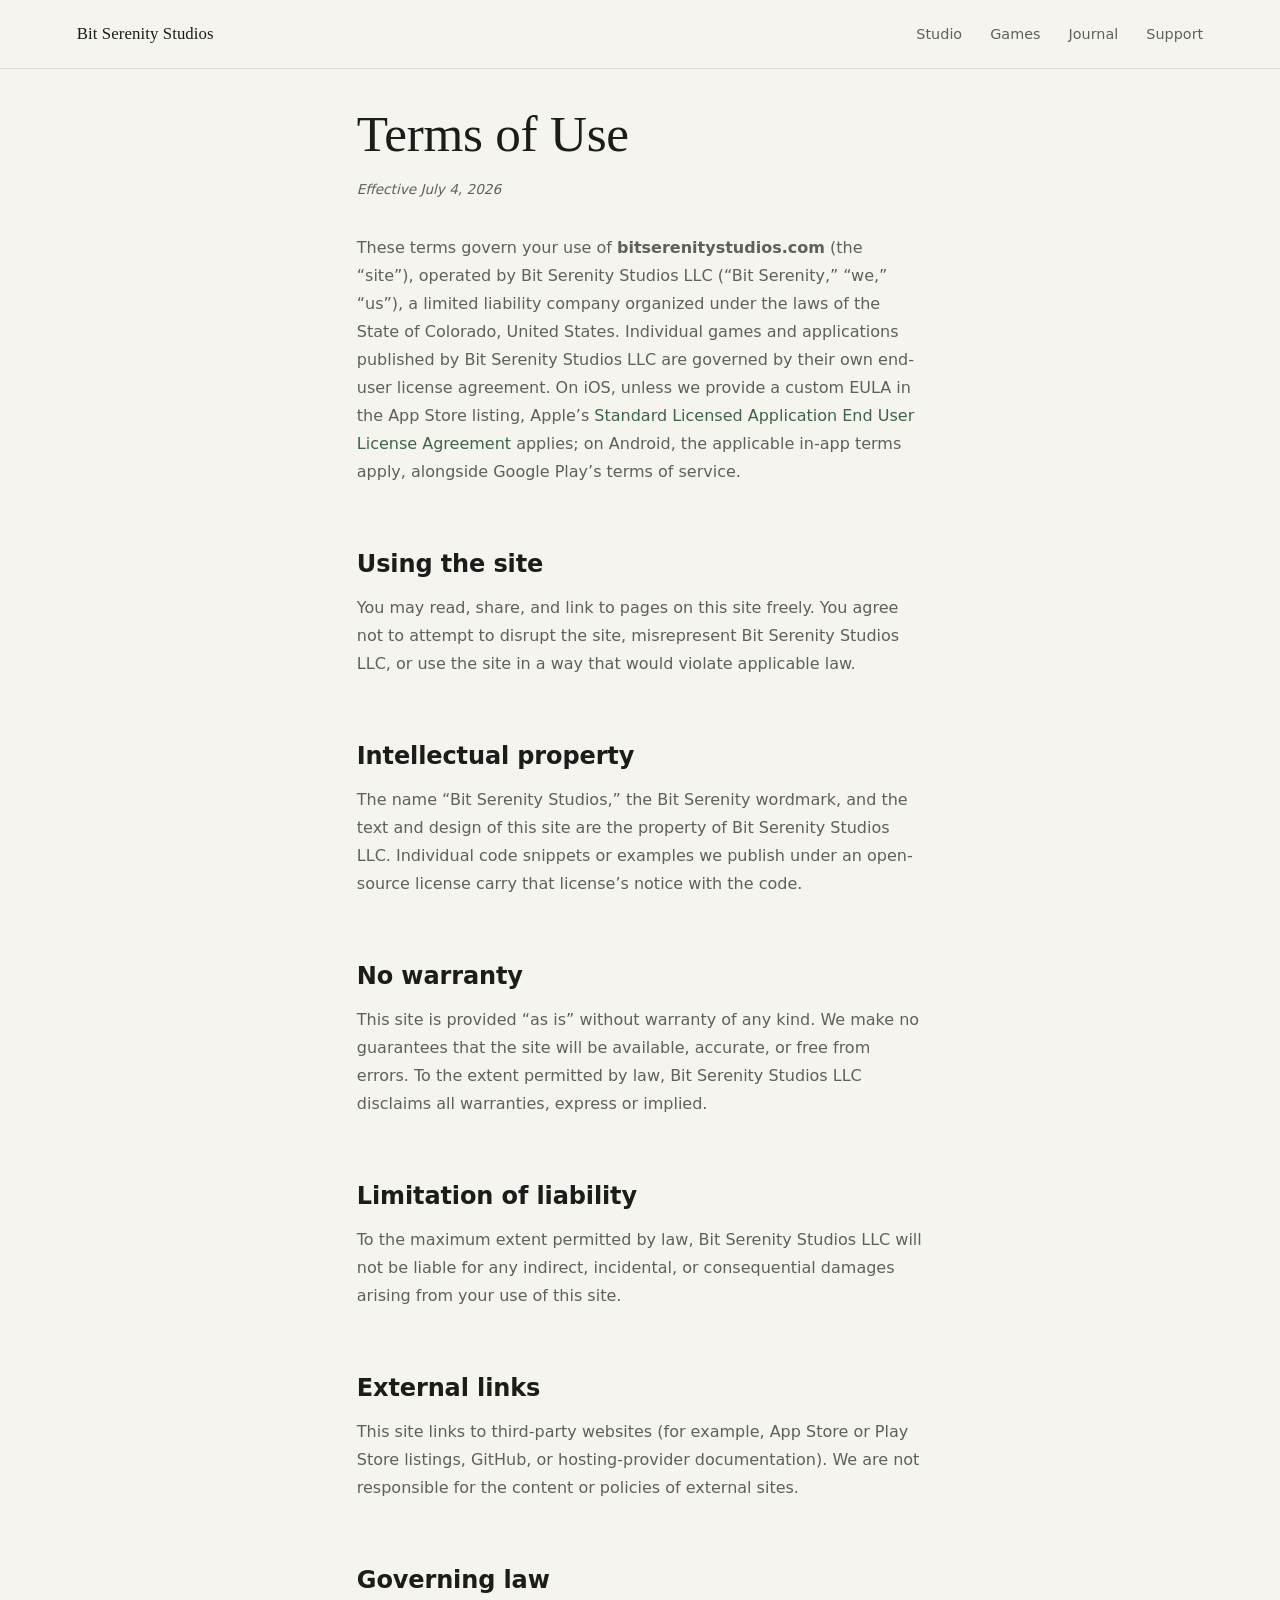
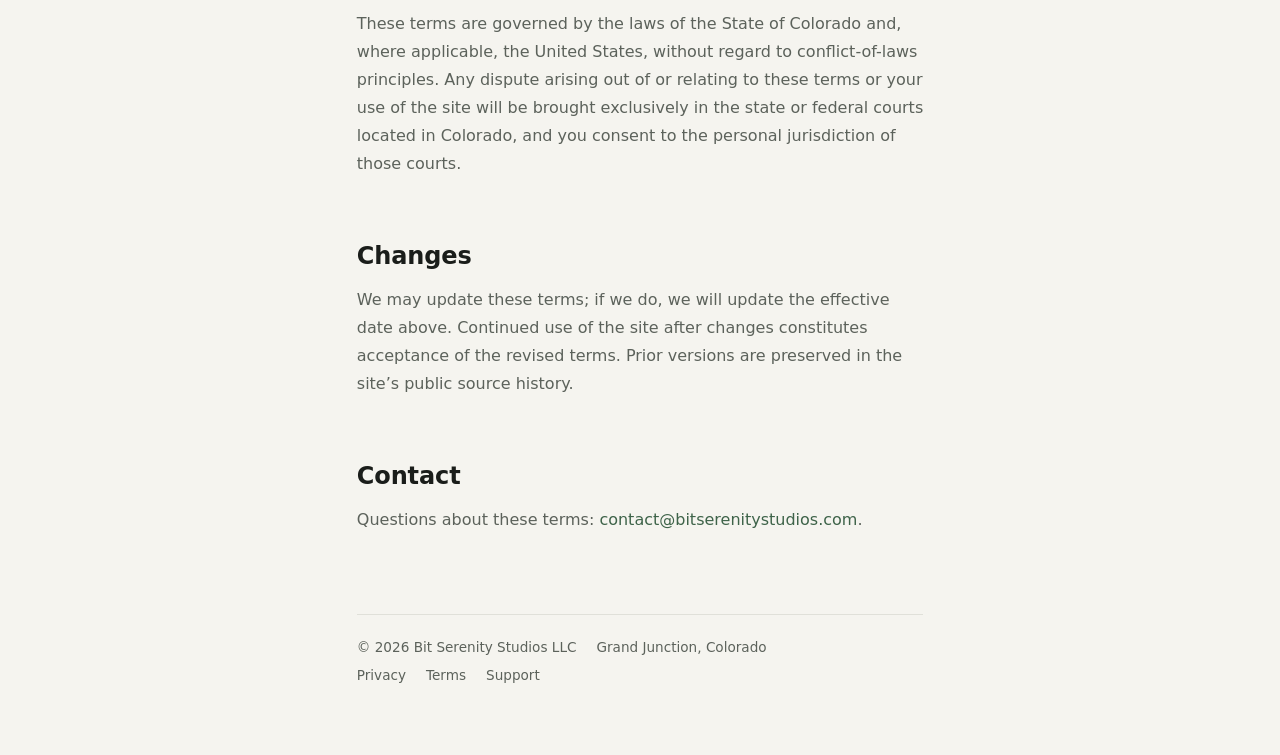
<file: terms/index.html>
<!doctype html>
<html lang="en">
<head>
<meta charset="utf-8">
<meta name="viewport" content="width=device-width, initial-scale=1">
<title>Terms of Use - Bit Serenity Studios</title>
<meta name="description" content="Terms of Use for bitserenitystudios.com.">
<link rel="stylesheet" href="/styles.css">
</head>
<body>
<nav class="nav" aria-label="Primary">
  <a href="/" class="brand">Bit Serenity Studios</a>
  <a href="/studio/">Studio</a>
  <a href="/games/">Games</a>
  <a href="/journal/">Journal</a>
  <a href="/support/">Support</a>
</nav>

<main>
  <h1>Terms of Use</h1>
  <p class="effective">Effective July 4, 2026</p>

  <p>
    These terms govern your use of <strong>bitserenitystudios.com</strong> (the
    &ldquo;site&rdquo;), operated by Bit Serenity Studios LLC (&ldquo;Bit Serenity,&rdquo;
    &ldquo;we,&rdquo; &ldquo;us&rdquo;), a limited liability company organized under the
    laws of the State of Colorado, United States. Individual games and applications
    published by Bit Serenity Studios LLC are governed by their own end-user license
    agreement. On iOS, unless we provide a custom EULA in the App Store listing,
    Apple&rsquo;s
    <a href="https://www.apple.com/legal/internet-services/itunes/dev/stdeula/">Standard
    Licensed Application End User License Agreement</a> applies; on Android, the
    applicable in-app terms apply, alongside Google Play&rsquo;s terms of service.
  </p>

  <h2>Using the site</h2>
  <p>
    You may read, share, and link to pages on this site freely. You agree not to attempt
    to disrupt the site, misrepresent Bit Serenity Studios LLC, or use the site in a way
    that would violate applicable law.
  </p>

  <h2>Intellectual property</h2>
  <p>
    The name &ldquo;Bit Serenity Studios,&rdquo; the Bit Serenity wordmark, and the text
    and design of this site are the property of Bit Serenity Studios LLC. Individual
    code snippets or examples we publish under an open-source license carry that
    license&rsquo;s notice with the code.
  </p>

  <h2>No warranty</h2>
  <p>
    This site is provided &ldquo;as is&rdquo; without warranty of any kind. We make no
    guarantees that the site will be available, accurate, or free from errors. To the
    extent permitted by law, Bit Serenity Studios LLC disclaims all warranties, express
    or implied.
  </p>

  <h2>Limitation of liability</h2>
  <p>
    To the maximum extent permitted by law, Bit Serenity Studios LLC will not be liable
    for any indirect, incidental, or consequential damages arising from your use of this
    site.
  </p>

  <h2>External links</h2>
  <p>
    This site links to third-party websites (for example, App Store or Play Store
    listings, GitHub, or hosting-provider documentation). We are not responsible for
    the content or policies of external sites.
  </p>

  <h2>Governing law</h2>
  <p>
    These terms are governed by the laws of the State of Colorado and, where
    applicable, the United States, without regard to conflict-of-laws principles.
    Any dispute arising out of or relating to these terms or your use of the site
    will be brought exclusively in the state or federal courts located in Colorado,
    and you consent to the personal jurisdiction of those courts.
  </p>

  <h2>Changes</h2>
  <p>
    We may update these terms; if we do, we will update the effective date above.
    Continued use of the site after changes constitutes acceptance of the revised terms.
    Prior versions are preserved in the site&rsquo;s public source history.
  </p>

  <h2>Contact</h2>
  <p>
    Questions about these terms: <a href="mailto:contact@bitserenitystudios.com">contact@bitserenitystudios.com</a>.
  </p>

  <footer class="site-footer">
    <div class="footer-group">
      <span>&copy; 2026 Bit Serenity Studios LLC</span>
      <span>Grand Junction, Colorado</span>
    </div>
    <div class="footer-group">
      <a href="/privacy/">Privacy</a>
      <a href="/terms/">Terms</a>
      <a href="/support/">Support</a>
    </div>
  </footer>
</main>
</body>
</html>
</file>
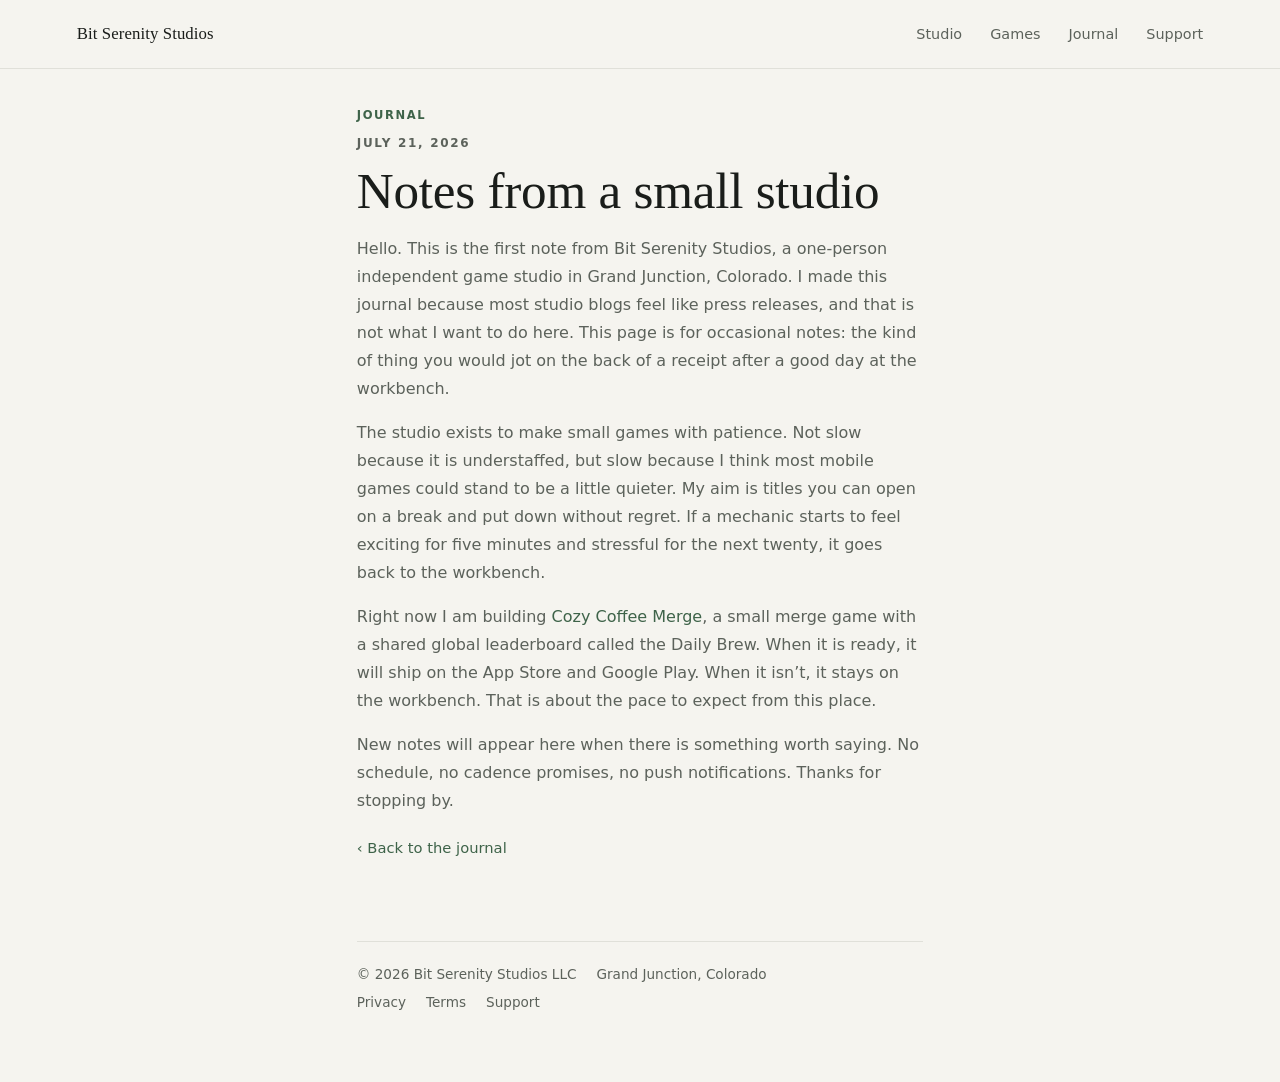
<file: journal/2026-07-hello/index.html>
<!doctype html>
<html lang="en">
<head>
<meta charset="utf-8">
<meta name="viewport" content="width=device-width, initial-scale=1">
<title>Notes from a small studio - Bit Serenity Studios</title>
<meta name="description" content="Hello from Bit Serenity Studios. Why the studio exists, what cozy means here, and what to expect from this journal.">
<meta name="theme-color" content="#161818" media="(prefers-color-scheme: dark)">
<meta name="theme-color" content="#f5f4ef" media="(prefers-color-scheme: light)">
<meta property="og:title" content="Notes from a small studio">
<meta property="og:description" content="A quick hello from the workbench.">
<meta property="og:url" content="https://bitserenitystudios.com/journal/2026-07-hello/">
<meta property="og:type" content="article">
<meta property="article:published_time" content="2026-07-21">
<meta name="twitter:card" content="summary">
<link rel="canonical" href="https://bitserenitystudios.com/journal/2026-07-hello/">
<link rel="stylesheet" href="/styles.css">
</head>
<body>
<nav class="nav" aria-label="Primary">
  <a href="/" class="brand">Bit Serenity Studios</a>
  <a href="/studio/">Studio</a>
  <a href="/games/">Games</a>
  <a href="/journal/">Journal</a>
  <a href="/support/">Support</a>
</nav>

<main>
  <p class="kicker">Journal</p>
  <p class="entry-date">July 21, 2026</p>
  <h1>Notes from a small studio</h1>

  <p>
    Hello. This is the first note from Bit Serenity Studios, a one-person
    independent game studio in Grand Junction, Colorado. I made this
    journal because most studio blogs feel like press releases, and that
    is not what I want to do here. This page is for occasional notes: the
    kind of thing you would jot on the back of a receipt after a good day
    at the workbench.
  </p>

  <p>
    The studio exists to make small games with patience. Not slow because
    it is understaffed, but slow because I think most mobile games could
    stand to be a little quieter. My aim is titles you can open on a break
    and put down without regret. If a mechanic starts to feel exciting for
    five minutes and stressful for the next twenty, it goes back to the
    workbench.
  </p>

  <p>
    Right now I am building <a href="/games/">Cozy Coffee Merge</a>, a
    small merge game with a shared global leaderboard called the Daily
    Brew. When it is ready, it will ship on the App Store and Google
    Play. When it isn&rsquo;t, it stays on the workbench. That is about
    the pace to expect from this place.
  </p>

  <p>
    New notes will appear here when there is something worth saying. No
    schedule, no cadence promises, no push notifications. Thanks for
    stopping by.
  </p>

  <p class="more"><a href="/journal/">&lsaquo; Back to the journal</a></p>

  <footer class="site-footer">
    <div class="footer-group">
      <span>&copy; 2026 Bit Serenity Studios LLC</span>
      <span>Grand Junction, Colorado</span>
    </div>
    <div class="footer-group">
      <a href="/privacy/">Privacy</a>
      <a href="/terms/">Terms</a>
      <a href="/support/">Support</a>
    </div>
  </footer>
</main>
</body>
</html>
</file>
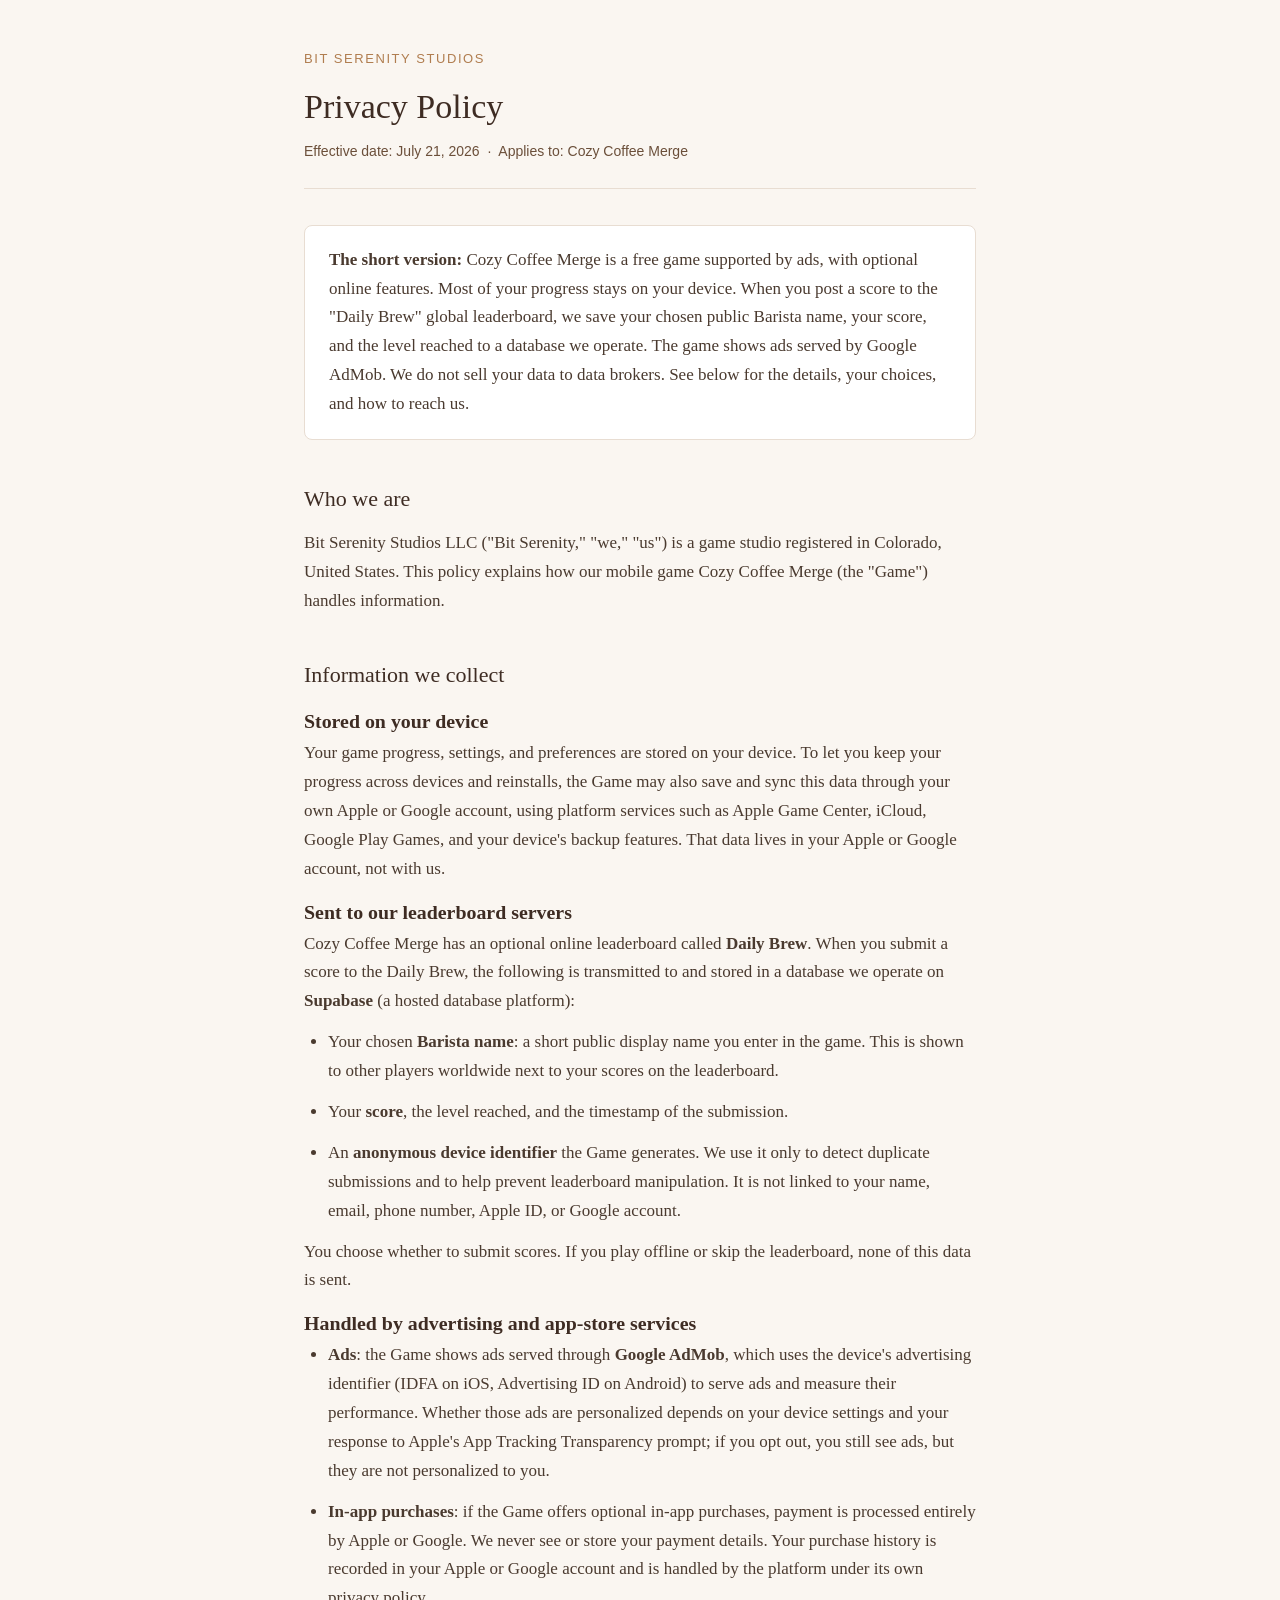
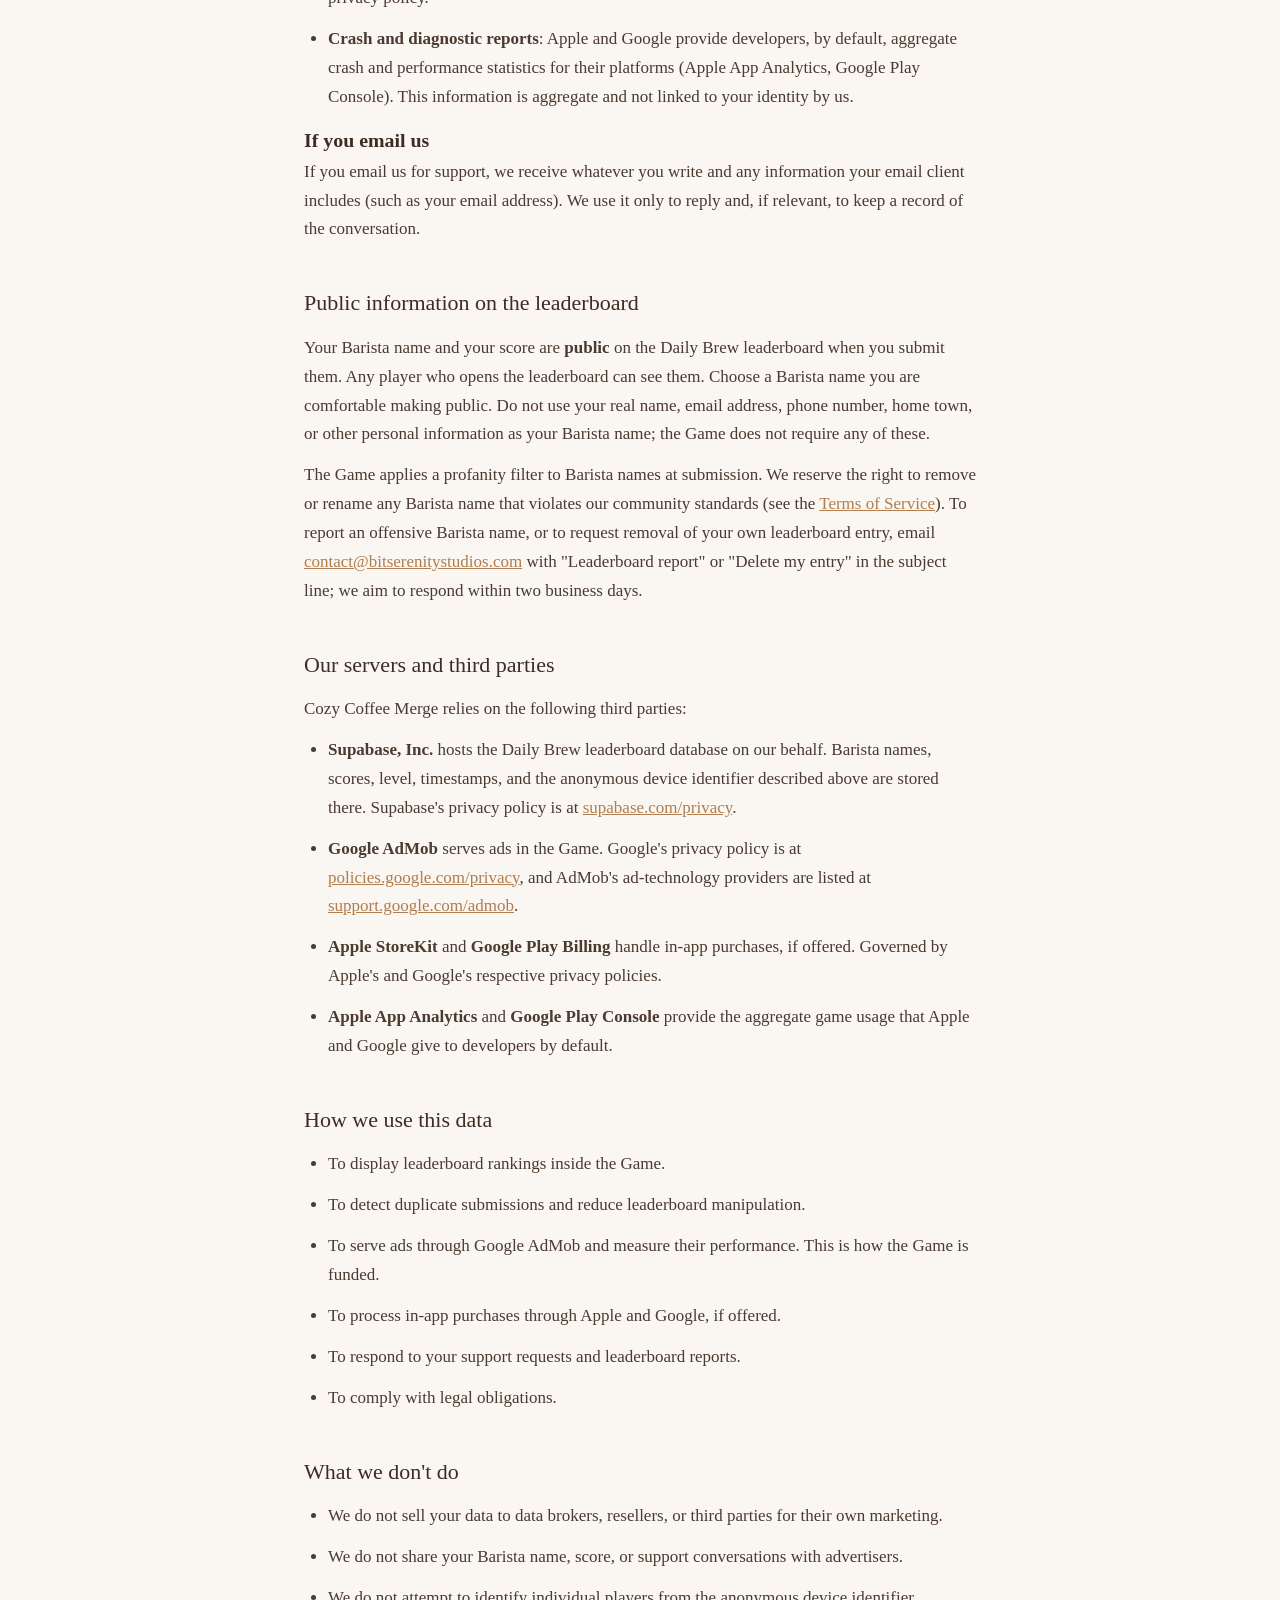
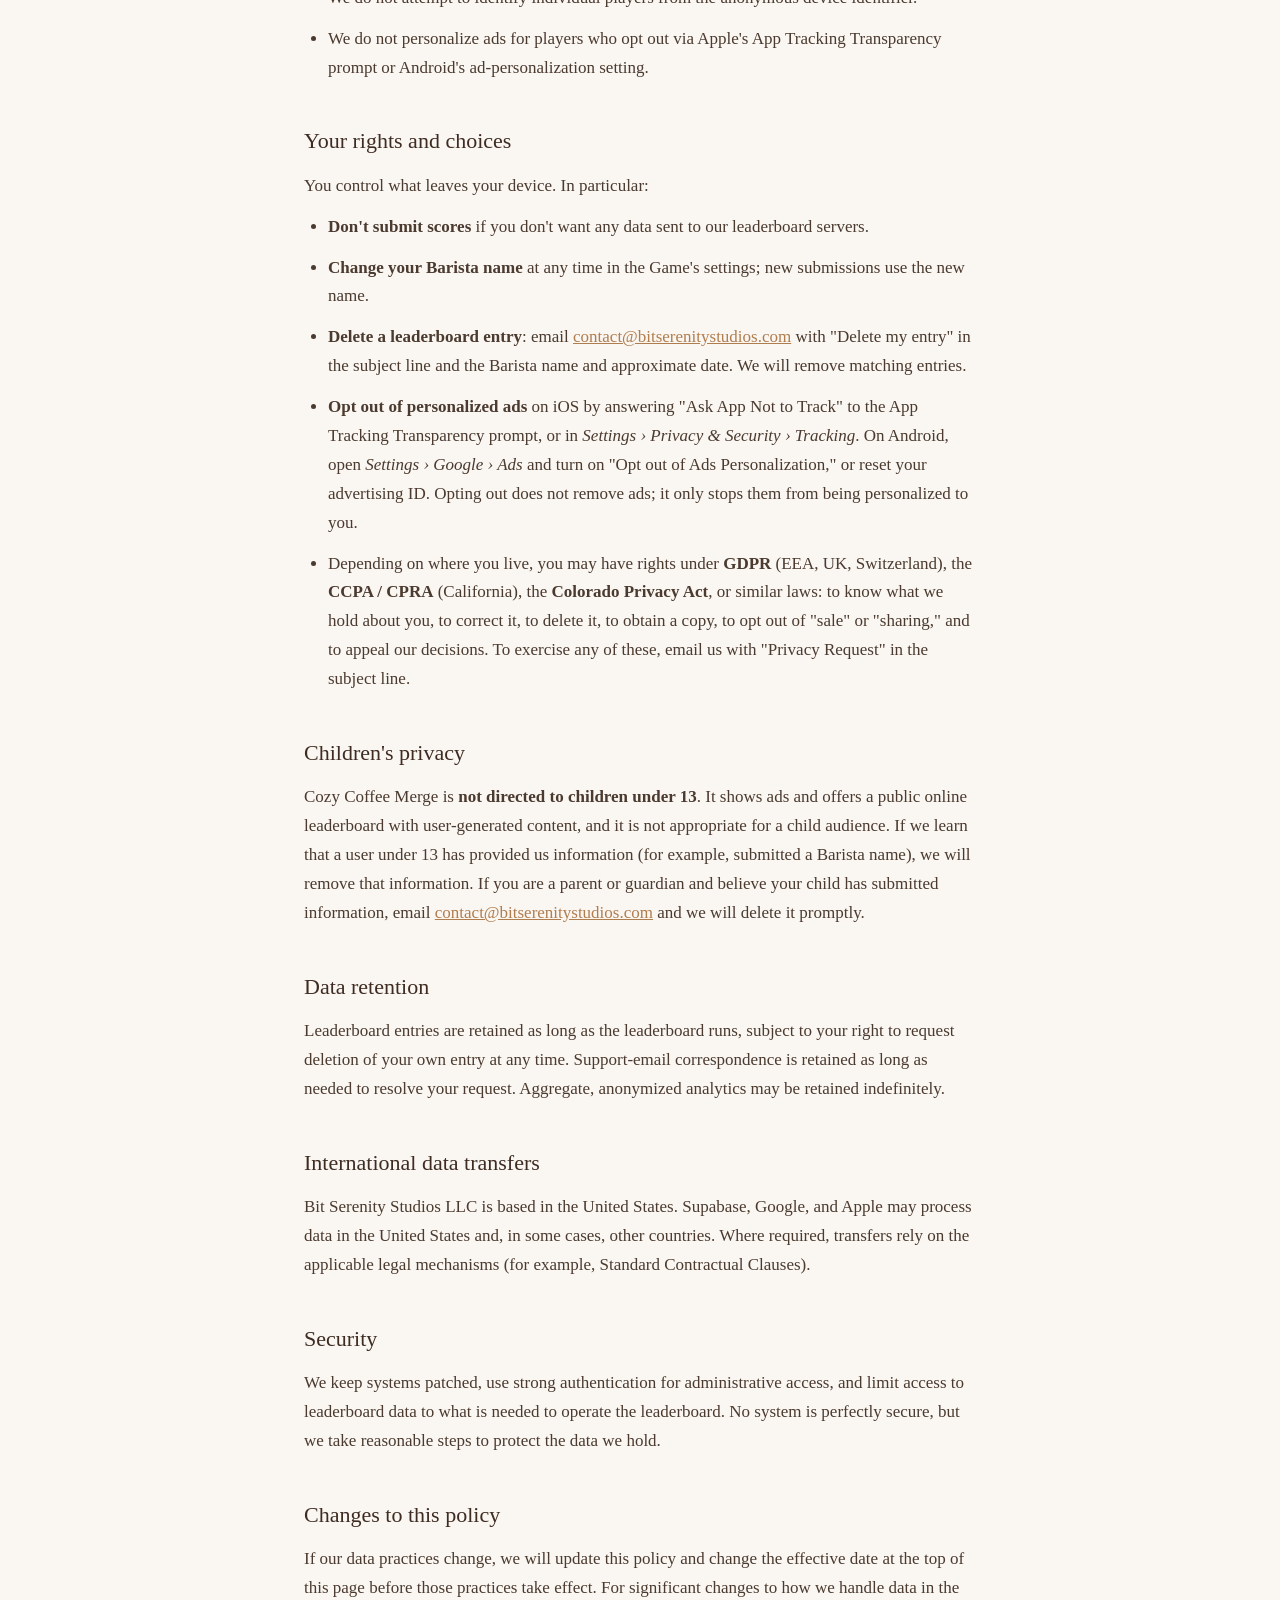
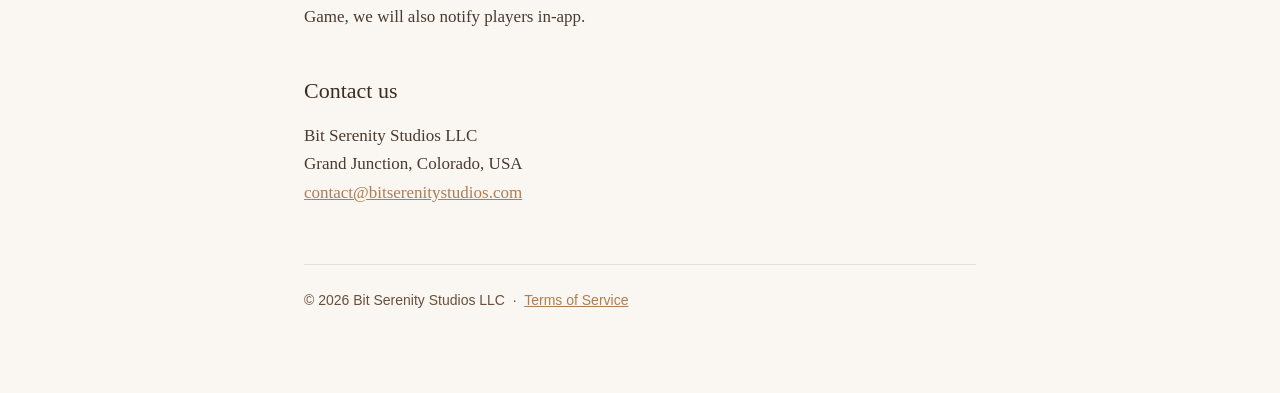
<file: games/cozy-coffee-merge/privacy/index.html>
<!DOCTYPE html>
<html lang="en">
<head>
<meta charset="UTF-8">
<meta name="viewport" content="width=device-width, initial-scale=1.0">
<title>Cozy Coffee Merge Privacy Policy - Bit Serenity Studios</title>
<meta name="description" content="Privacy policy for Cozy Coffee Merge, a mobile game by Bit Serenity Studios LLC.">
<style>
  :root {
    --espresso: #3e2c23;
    --roast: #6b4f3a;
    --caramel: #b07d4f;
    --foam: #faf6f1;
    --line: #e8ddd2;
  }
  * { margin: 0; padding: 0; box-sizing: border-box; }
  body {
    font-family: Georgia, 'Times New Roman', serif;
    background: var(--foam);
    color: var(--espresso);
    line-height: 1.7;
    font-size: 17px;
  }
  .wrap {
    max-width: 720px;
    margin: 0 auto;
    padding: 48px 24px 80px;
  }
  .brand {
    font-family: -apple-system, BlinkMacSystemFont, 'Segoe UI', Roboto, sans-serif;
    font-size: 13px;
    letter-spacing: 0.12em;
    text-transform: uppercase;
    color: var(--caramel);
    margin-bottom: 8px;
  }
  h1 {
    font-size: 34px;
    font-weight: normal;
    margin-bottom: 4px;
  }
  .meta {
    font-family: -apple-system, BlinkMacSystemFont, 'Segoe UI', Roboto, sans-serif;
    font-size: 14px;
    color: var(--roast);
    margin-bottom: 36px;
    padding-bottom: 24px;
    border-bottom: 1px solid var(--line);
  }
  h2 {
    font-size: 22px;
    font-weight: normal;
    margin: 40px 0 12px;
    color: var(--espresso);
  }
  p, li { margin-bottom: 12px; color: #4a3a2f; }
  ul { padding-left: 24px; margin-bottom: 12px; }
  a { color: var(--caramel); }
  .summary {
    background: #fff;
    border: 1px solid var(--line);
    border-radius: 8px;
    padding: 20px 24px;
    margin-bottom: 8px;
  }
  .summary p { margin-bottom: 0; }
  footer {
    margin-top: 56px;
    padding-top: 24px;
    border-top: 1px solid var(--line);
    font-family: -apple-system, BlinkMacSystemFont, 'Segoe UI', Roboto, sans-serif;
    font-size: 14px;
    color: var(--roast);
  }
</style>
</head>
<body>
<div class="wrap">
  <div class="brand">Bit Serenity Studios</div>
  <h1>Privacy Policy</h1>
  <div class="meta">Effective date: July 21, 2026 &nbsp;&middot;&nbsp; Applies to: Cozy Coffee Merge</div>

  <div class="summary">
    <p><strong>The short version:</strong> Cozy Coffee Merge is a free game supported by ads, with optional online features. Most of your progress stays on your device. When you post a score to the "Daily Brew" global leaderboard, we save your chosen public Barista name, your score, and the level reached to a database we operate. The game shows ads served by Google AdMob. We do not sell your data to data brokers. See below for the details, your choices, and how to reach us.</p>
  </div>

  <h2>Who we are</h2>
  <p>Bit Serenity Studios LLC ("Bit Serenity," "we," "us") is a game studio registered in Colorado, United States. This policy explains how our mobile game Cozy Coffee Merge (the "Game") handles information.</p>

  <h2>Information we collect</h2>

  <h3>Stored on your device</h3>
  <p>Your game progress, settings, and preferences are stored on your device. To let you keep your progress across devices and reinstalls, the Game may also save and sync this data through your own Apple or Google account, using platform services such as Apple Game Center, iCloud, Google Play Games, and your device's backup features. That data lives in your Apple or Google account, not with us.</p>

  <h3>Sent to our leaderboard servers</h3>
  <p>Cozy Coffee Merge has an optional online leaderboard called <strong>Daily Brew</strong>. When you submit a score to the Daily Brew, the following is transmitted to and stored in a database we operate on <strong>Supabase</strong> (a hosted database platform):</p>
  <ul>
    <li>Your chosen <strong>Barista name</strong>: a short public display name you enter in the game. This is shown to other players worldwide next to your scores on the leaderboard.</li>
    <li>Your <strong>score</strong>, the level reached, and the timestamp of the submission.</li>
    <li>An <strong>anonymous device identifier</strong> the Game generates. We use it only to detect duplicate submissions and to help prevent leaderboard manipulation. It is not linked to your name, email, phone number, Apple ID, or Google account.</li>
  </ul>
  <p>You choose whether to submit scores. If you play offline or skip the leaderboard, none of this data is sent.</p>

  <h3>Handled by advertising and app-store services</h3>
  <ul>
    <li><strong>Ads</strong>: the Game shows ads served through <strong>Google AdMob</strong>, which uses the device's advertising identifier (IDFA on iOS, Advertising ID on Android) to serve ads and measure their performance. Whether those ads are personalized depends on your device settings and your response to Apple's App Tracking Transparency prompt; if you opt out, you still see ads, but they are not personalized to you.</li>
    <li><strong>In-app purchases</strong>: if the Game offers optional in-app purchases, payment is processed entirely by Apple or Google. We never see or store your payment details. Your purchase history is recorded in your Apple or Google account and is handled by the platform under its own privacy policy.</li>
    <li><strong>Crash and diagnostic reports</strong>: Apple and Google provide developers, by default, aggregate crash and performance statistics for their platforms (Apple App Analytics, Google Play Console). This information is aggregate and not linked to your identity by us.</li>
  </ul>

  <h3>If you email us</h3>
  <p>If you email us for support, we receive whatever you write and any information your email client includes (such as your email address). We use it only to reply and, if relevant, to keep a record of the conversation.</p>

  <h2>Public information on the leaderboard</h2>
  <p>Your Barista name and your score are <strong>public</strong> on the Daily Brew leaderboard when you submit them. Any player who opens the leaderboard can see them. Choose a Barista name you are comfortable making public. Do not use your real name, email address, phone number, home town, or other personal information as your Barista name; the Game does not require any of these.</p>
  <p>The Game applies a profanity filter to Barista names at submission. We reserve the right to remove or rename any Barista name that violates our community standards (see the <a href="/games/cozy-coffee-merge/terms/">Terms of Service</a>). To report an offensive Barista name, or to request removal of your own leaderboard entry, email <a href="mailto:contact@bitserenitystudios.com">contact@bitserenitystudios.com</a> with "Leaderboard report" or "Delete my entry" in the subject line; we aim to respond within two business days.</p>

  <h2>Our servers and third parties</h2>
  <p>Cozy Coffee Merge relies on the following third parties:</p>
  <ul>
    <li><strong>Supabase, Inc.</strong> hosts the Daily Brew leaderboard database on our behalf. Barista names, scores, level, timestamps, and the anonymous device identifier described above are stored there. Supabase's privacy policy is at <a href="https://supabase.com/privacy">supabase.com/privacy</a>.</li>
    <li><strong>Google AdMob</strong> serves ads in the Game. Google's privacy policy is at <a href="https://policies.google.com/privacy">policies.google.com/privacy</a>, and AdMob's ad-technology providers are listed at <a href="https://support.google.com/admob/answer/9012903">support.google.com/admob</a>.</li>
    <li><strong>Apple StoreKit</strong> and <strong>Google Play Billing</strong> handle in-app purchases, if offered. Governed by Apple's and Google's respective privacy policies.</li>
    <li><strong>Apple App Analytics</strong> and <strong>Google Play Console</strong> provide the aggregate game usage that Apple and Google give to developers by default.</li>
  </ul>

  <h2>How we use this data</h2>
  <ul>
    <li>To display leaderboard rankings inside the Game.</li>
    <li>To detect duplicate submissions and reduce leaderboard manipulation.</li>
    <li>To serve ads through Google AdMob and measure their performance. This is how the Game is funded.</li>
    <li>To process in-app purchases through Apple and Google, if offered.</li>
    <li>To respond to your support requests and leaderboard reports.</li>
    <li>To comply with legal obligations.</li>
  </ul>

  <h2>What we don't do</h2>
  <ul>
    <li>We do not sell your data to data brokers, resellers, or third parties for their own marketing.</li>
    <li>We do not share your Barista name, score, or support conversations with advertisers.</li>
    <li>We do not attempt to identify individual players from the anonymous device identifier.</li>
    <li>We do not personalize ads for players who opt out via Apple's App Tracking Transparency prompt or Android's ad-personalization setting.</li>
  </ul>

  <h2>Your rights and choices</h2>
  <p>You control what leaves your device. In particular:</p>
  <ul>
    <li><strong>Don't submit scores</strong> if you don't want any data sent to our leaderboard servers.</li>
    <li><strong>Change your Barista name</strong> at any time in the Game's settings; new submissions use the new name.</li>
    <li><strong>Delete a leaderboard entry</strong>: email <a href="mailto:contact@bitserenitystudios.com">contact@bitserenitystudios.com</a> with "Delete my entry" in the subject line and the Barista name and approximate date. We will remove matching entries.</li>
    <li><strong>Opt out of personalized ads</strong> on iOS by answering "Ask App Not to Track" to the App Tracking Transparency prompt, or in <em>Settings &rsaquo; Privacy &amp; Security &rsaquo; Tracking</em>. On Android, open <em>Settings &rsaquo; Google &rsaquo; Ads</em> and turn on "Opt out of Ads Personalization," or reset your advertising ID. Opting out does not remove ads; it only stops them from being personalized to you.</li>
    <li>Depending on where you live, you may have rights under <strong>GDPR</strong> (EEA, UK, Switzerland), the <strong>CCPA / CPRA</strong> (California), the <strong>Colorado Privacy Act</strong>, or similar laws: to know what we hold about you, to correct it, to delete it, to obtain a copy, to opt out of "sale" or "sharing," and to appeal our decisions. To exercise any of these, email us with "Privacy Request" in the subject line.</li>
  </ul>

  <h2>Children's privacy</h2>
  <p>Cozy Coffee Merge is <strong>not directed to children under 13</strong>. It shows ads and offers a public online leaderboard with user-generated content, and it is not appropriate for a child audience. If we learn that a user under 13 has provided us information (for example, submitted a Barista name), we will remove that information. If you are a parent or guardian and believe your child has submitted information, email <a href="mailto:contact@bitserenitystudios.com">contact@bitserenitystudios.com</a> and we will delete it promptly.</p>

  <h2>Data retention</h2>
  <p>Leaderboard entries are retained as long as the leaderboard runs, subject to your right to request deletion of your own entry at any time. Support-email correspondence is retained as long as needed to resolve your request. Aggregate, anonymized analytics may be retained indefinitely.</p>

  <h2>International data transfers</h2>
  <p>Bit Serenity Studios LLC is based in the United States. Supabase, Google, and Apple may process data in the United States and, in some cases, other countries. Where required, transfers rely on the applicable legal mechanisms (for example, Standard Contractual Clauses).</p>

  <h2>Security</h2>
  <p>We keep systems patched, use strong authentication for administrative access, and limit access to leaderboard data to what is needed to operate the leaderboard. No system is perfectly secure, but we take reasonable steps to protect the data we hold.</p>

  <h2>Changes to this policy</h2>
  <p>If our data practices change, we will update this policy and change the effective date at the top of this page before those practices take effect. For significant changes to how we handle data in the Game, we will also notify players in-app.</p>

  <h2>Contact us</h2>
  <p>Bit Serenity Studios LLC<br>
  Grand Junction, Colorado, USA<br>
  <a href="mailto:contact@bitserenitystudios.com">contact@bitserenitystudios.com</a></p>

  <footer>&copy; 2026 Bit Serenity Studios LLC &nbsp;&middot;&nbsp; <a href="/games/cozy-coffee-merge/terms/">Terms of Service</a></footer>
</div>
</body>
</html>
</file>
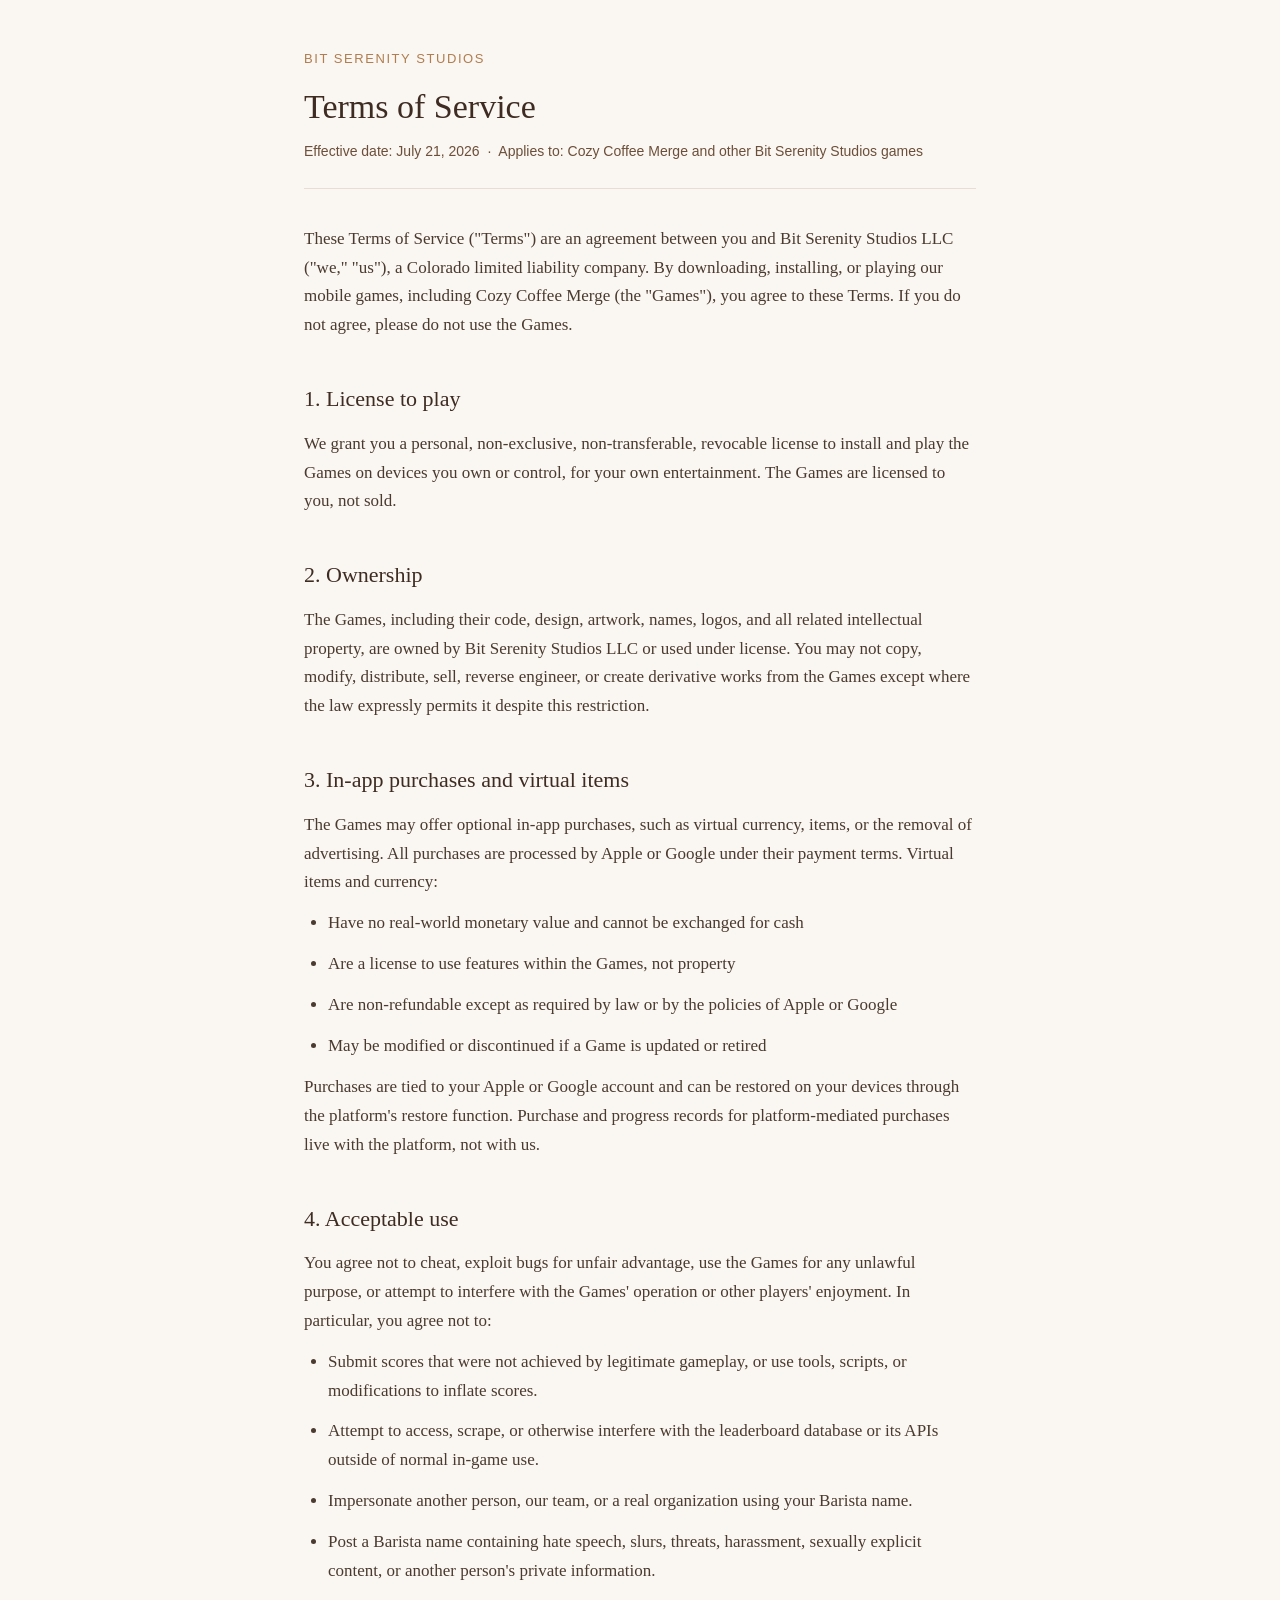
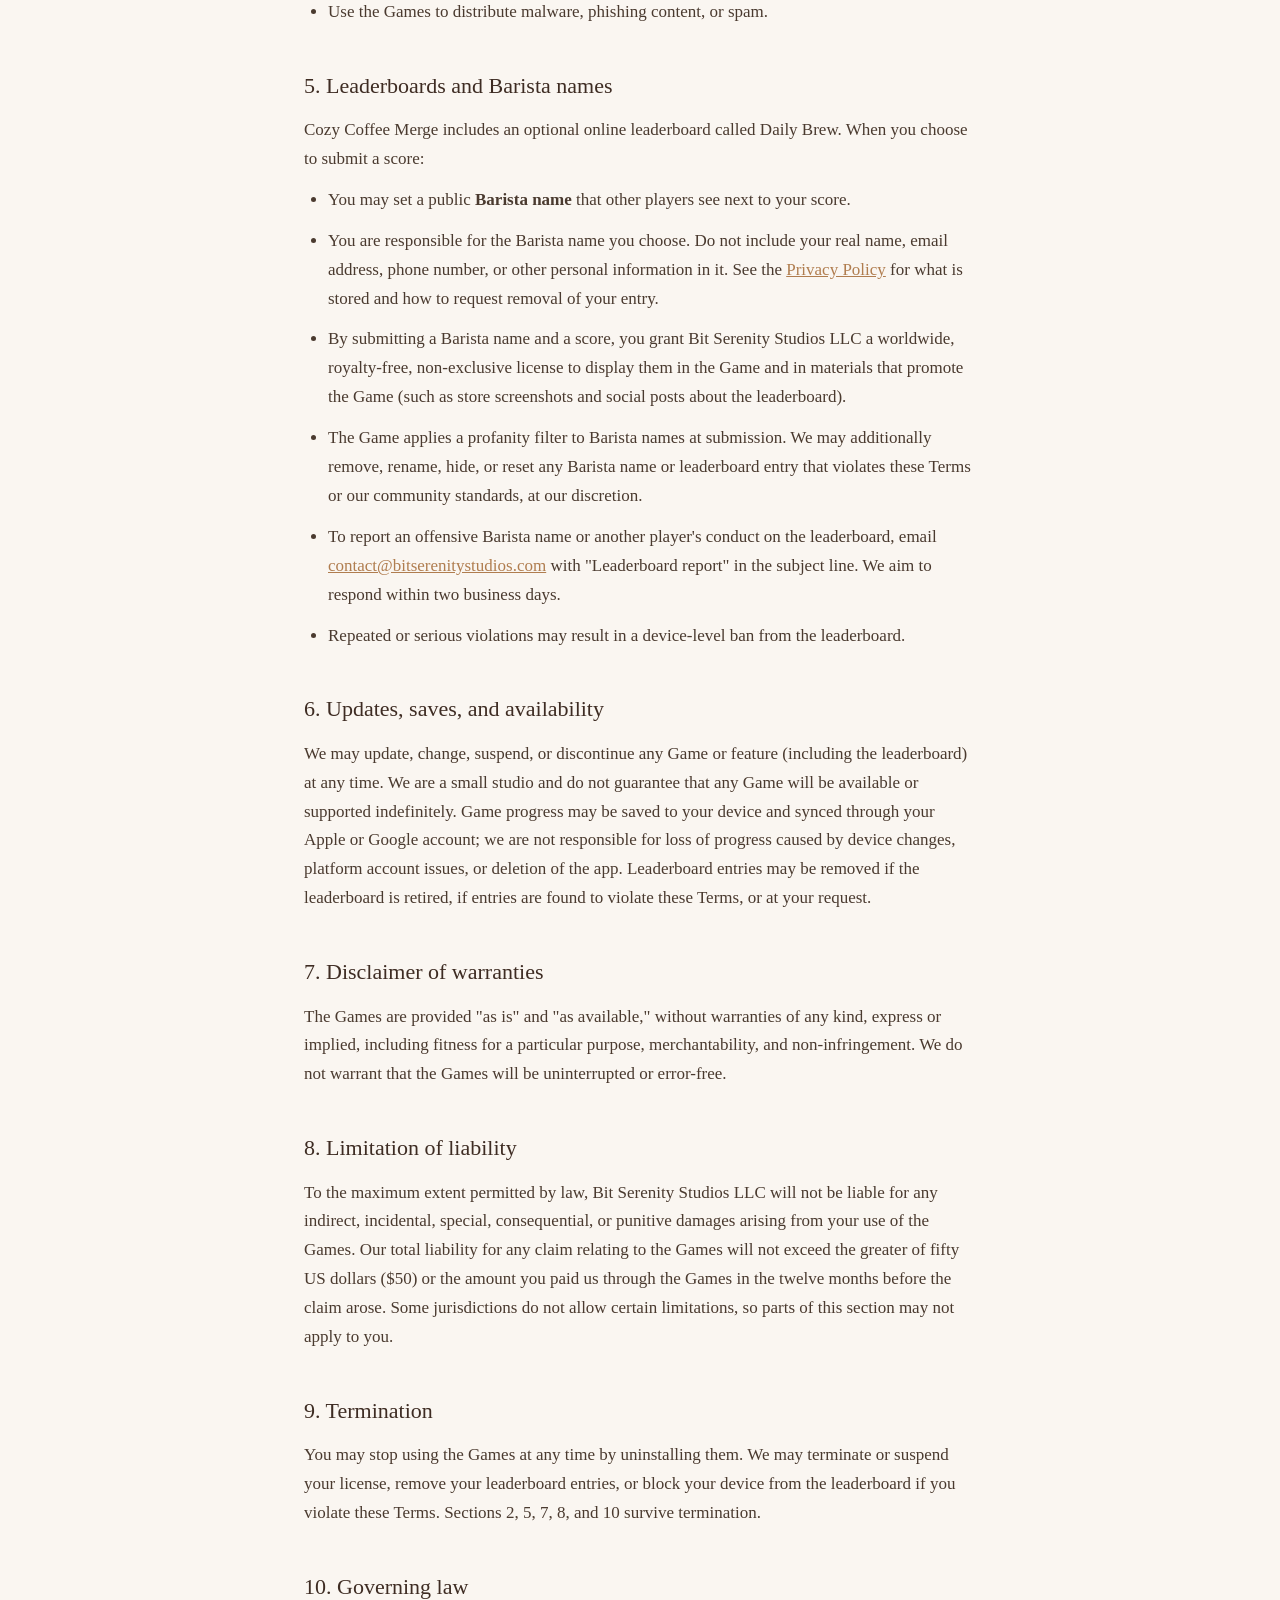
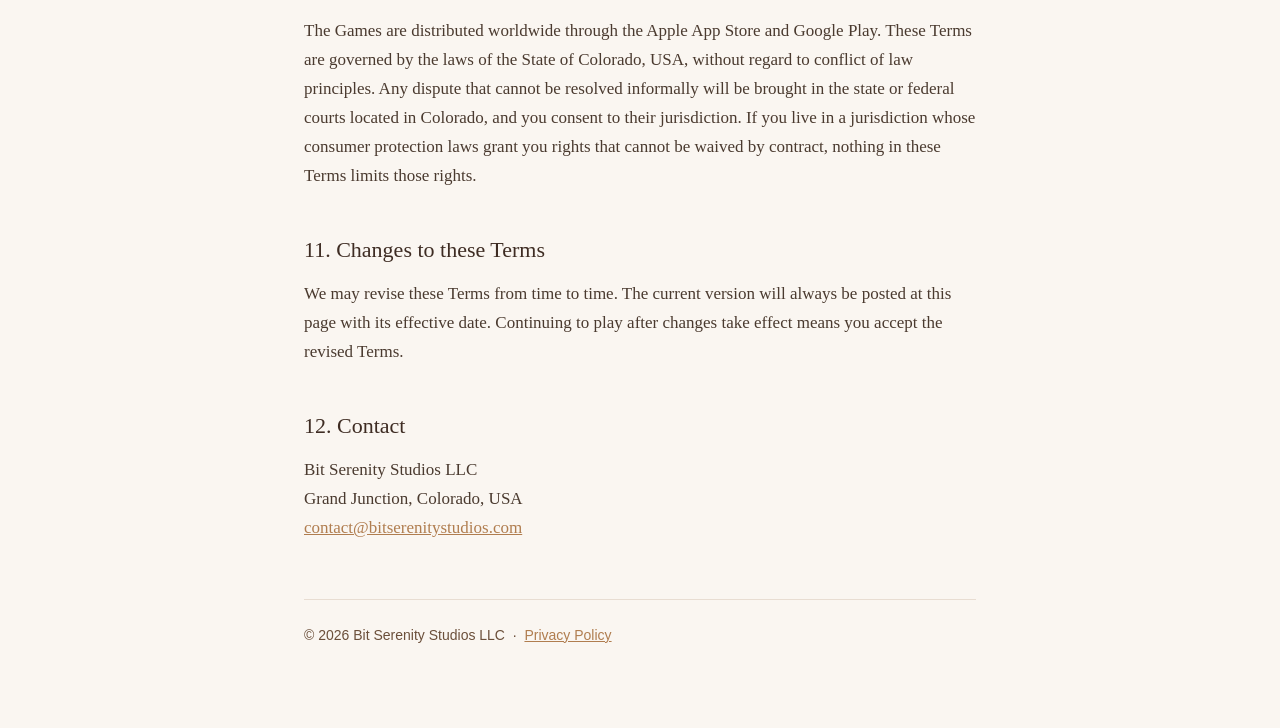
<file: games/cozy-coffee-merge/terms/index.html>
<!DOCTYPE html>
<html lang="en">
<head>
<meta charset="UTF-8">
<meta name="viewport" content="width=device-width, initial-scale=1.0">
<title>Cozy Coffee Merge Terms of Service - Bit Serenity Studios</title>
<meta name="description" content="Terms of service for Cozy Coffee Merge, a mobile game by Bit Serenity Studios LLC.">
<style>
  :root {
    --espresso: #3e2c23;
    --roast: #6b4f3a;
    --caramel: #b07d4f;
    --foam: #faf6f1;
    --line: #e8ddd2;
  }
  * { margin: 0; padding: 0; box-sizing: border-box; }
  body {
    font-family: Georgia, 'Times New Roman', serif;
    background: var(--foam);
    color: var(--espresso);
    line-height: 1.7;
    font-size: 17px;
  }
  .wrap {
    max-width: 720px;
    margin: 0 auto;
    padding: 48px 24px 80px;
  }
  .brand {
    font-family: -apple-system, BlinkMacSystemFont, 'Segoe UI', Roboto, sans-serif;
    font-size: 13px;
    letter-spacing: 0.12em;
    text-transform: uppercase;
    color: var(--caramel);
    margin-bottom: 8px;
  }
  h1 {
    font-size: 34px;
    font-weight: normal;
    margin-bottom: 4px;
  }
  .meta {
    font-family: -apple-system, BlinkMacSystemFont, 'Segoe UI', Roboto, sans-serif;
    font-size: 14px;
    color: var(--roast);
    margin-bottom: 36px;
    padding-bottom: 24px;
    border-bottom: 1px solid var(--line);
  }
  h2 {
    font-size: 22px;
    font-weight: normal;
    margin: 40px 0 12px;
    color: var(--espresso);
  }
  p, li { margin-bottom: 12px; color: #4a3a2f; }
  ul { padding-left: 24px; margin-bottom: 12px; }
  a { color: var(--caramel); }
  footer {
    margin-top: 56px;
    padding-top: 24px;
    border-top: 1px solid var(--line);
    font-family: -apple-system, BlinkMacSystemFont, 'Segoe UI', Roboto, sans-serif;
    font-size: 14px;
    color: var(--roast);
  }
</style>
</head>
<body>
<div class="wrap">
  <div class="brand">Bit Serenity Studios</div>
  <h1>Terms of Service</h1>
  <div class="meta">Effective date: July 21, 2026 &nbsp;&middot;&nbsp; Applies to: Cozy Coffee Merge and other Bit Serenity Studios games</div>

  <p>These Terms of Service ("Terms") are an agreement between you and Bit Serenity Studios LLC ("we," "us"), a Colorado limited liability company. By downloading, installing, or playing our mobile games, including Cozy Coffee Merge (the "Games"), you agree to these Terms. If you do not agree, please do not use the Games.</p>

  <h2>1. License to play</h2>
  <p>We grant you a personal, non-exclusive, non-transferable, revocable license to install and play the Games on devices you own or control, for your own entertainment. The Games are licensed to you, not sold.</p>

  <h2>2. Ownership</h2>
  <p>The Games, including their code, design, artwork, names, logos, and all related intellectual property, are owned by Bit Serenity Studios LLC or used under license. You may not copy, modify, distribute, sell, reverse engineer, or create derivative works from the Games except where the law expressly permits it despite this restriction.</p>

  <h2>3. In-app purchases and virtual items</h2>
  <p>The Games may offer optional in-app purchases, such as virtual currency, items, or the removal of advertising. All purchases are processed by Apple or Google under their payment terms. Virtual items and currency:</p>
  <ul>
    <li>Have no real-world monetary value and cannot be exchanged for cash</li>
    <li>Are a license to use features within the Games, not property</li>
    <li>Are non-refundable except as required by law or by the policies of Apple or Google</li>
    <li>May be modified or discontinued if a Game is updated or retired</li>
  </ul>
  <p>Purchases are tied to your Apple or Google account and can be restored on your devices through the platform's restore function. Purchase and progress records for platform-mediated purchases live with the platform, not with us.</p>

  <h2>4. Acceptable use</h2>
  <p>You agree not to cheat, exploit bugs for unfair advantage, use the Games for any unlawful purpose, or attempt to interfere with the Games' operation or other players' enjoyment. In particular, you agree not to:</p>
  <ul>
    <li>Submit scores that were not achieved by legitimate gameplay, or use tools, scripts, or modifications to inflate scores.</li>
    <li>Attempt to access, scrape, or otherwise interfere with the leaderboard database or its APIs outside of normal in-game use.</li>
    <li>Impersonate another person, our team, or a real organization using your Barista name.</li>
    <li>Post a Barista name containing hate speech, slurs, threats, harassment, sexually explicit content, or another person's private information.</li>
    <li>Use the Games to distribute malware, phishing content, or spam.</li>
  </ul>

  <h2>5. Leaderboards and Barista names</h2>
  <p>Cozy Coffee Merge includes an optional online leaderboard called Daily Brew. When you choose to submit a score:</p>
  <ul>
    <li>You may set a public <strong>Barista name</strong> that other players see next to your score.</li>
    <li>You are responsible for the Barista name you choose. Do not include your real name, email address, phone number, or other personal information in it. See the <a href="/games/cozy-coffee-merge/privacy/">Privacy Policy</a> for what is stored and how to request removal of your entry.</li>
    <li>By submitting a Barista name and a score, you grant Bit Serenity Studios LLC a worldwide, royalty-free, non-exclusive license to display them in the Game and in materials that promote the Game (such as store screenshots and social posts about the leaderboard).</li>
    <li>The Game applies a profanity filter to Barista names at submission. We may additionally remove, rename, hide, or reset any Barista name or leaderboard entry that violates these Terms or our community standards, at our discretion.</li>
    <li>To report an offensive Barista name or another player's conduct on the leaderboard, email <a href="mailto:contact@bitserenitystudios.com">contact@bitserenitystudios.com</a> with "Leaderboard report" in the subject line. We aim to respond within two business days.</li>
    <li>Repeated or serious violations may result in a device-level ban from the leaderboard.</li>
  </ul>

  <h2>6. Updates, saves, and availability</h2>
  <p>We may update, change, suspend, or discontinue any Game or feature (including the leaderboard) at any time. We are a small studio and do not guarantee that any Game will be available or supported indefinitely. Game progress may be saved to your device and synced through your Apple or Google account; we are not responsible for loss of progress caused by device changes, platform account issues, or deletion of the app. Leaderboard entries may be removed if the leaderboard is retired, if entries are found to violate these Terms, or at your request.</p>

  <h2>7. Disclaimer of warranties</h2>
  <p>The Games are provided "as is" and "as available," without warranties of any kind, express or implied, including fitness for a particular purpose, merchantability, and non-infringement. We do not warrant that the Games will be uninterrupted or error-free.</p>

  <h2>8. Limitation of liability</h2>
  <p>To the maximum extent permitted by law, Bit Serenity Studios LLC will not be liable for any indirect, incidental, special, consequential, or punitive damages arising from your use of the Games. Our total liability for any claim relating to the Games will not exceed the greater of fifty US dollars ($50) or the amount you paid us through the Games in the twelve months before the claim arose. Some jurisdictions do not allow certain limitations, so parts of this section may not apply to you.</p>

  <h2>9. Termination</h2>
  <p>You may stop using the Games at any time by uninstalling them. We may terminate or suspend your license, remove your leaderboard entries, or block your device from the leaderboard if you violate these Terms. Sections 2, 5, 7, 8, and 10 survive termination.</p>

  <h2>10. Governing law</h2>
  <p>The Games are distributed worldwide through the Apple App Store and Google Play. These Terms are governed by the laws of the State of Colorado, USA, without regard to conflict of law principles. Any dispute that cannot be resolved informally will be brought in the state or federal courts located in Colorado, and you consent to their jurisdiction. If you live in a jurisdiction whose consumer protection laws grant you rights that cannot be waived by contract, nothing in these Terms limits those rights.</p>

  <h2>11. Changes to these Terms</h2>
  <p>We may revise these Terms from time to time. The current version will always be posted at this page with its effective date. Continuing to play after changes take effect means you accept the revised Terms.</p>

  <h2>12. Contact</h2>
  <p>Bit Serenity Studios LLC<br>
  Grand Junction, Colorado, USA<br>
  <a href="mailto:contact@bitserenitystudios.com">contact@bitserenitystudios.com</a></p>

  <footer>&copy; 2026 Bit Serenity Studios LLC &nbsp;&middot;&nbsp; <a href="/games/cozy-coffee-merge/privacy/">Privacy Policy</a></footer>
</div>
</body>
</html>
</file>
<file: styles.css>
:root {
  --bg: #161818;
  --bg-elev: #1c1f1d;
  --fg: #edeeea;
  --muted: #8f938c;
  --accent: #8fb299;
  --accent-strong: #b1cdb8;
  --border: rgba(160, 168, 158, 0.16);
  --border-strong: rgba(160, 168, 158, 0.30);
  --tint: rgba(143, 178, 153, 0.09);

  --font-serif: 'Iowan Old Style', 'Palatino Linotype', 'Sitka Text', Palatino, 'Book Antiqua', Georgia, 'Times New Roman', serif;
  --font-sans: ui-sans-serif, system-ui, -apple-system, "Segoe UI", Roboto, sans-serif;
}
@media (prefers-color-scheme: light) {
  :root {
    --bg: #f5f4ef;
    --bg-elev: #ffffff;
    --fg: #1a1d1a;
    --muted: #5c625b;
    --accent: #3e6349;
    --accent-strong: #284a34;
    --border: rgba(90, 98, 88, 0.14);
    --border-strong: rgba(90, 98, 88, 0.26);
    --tint: rgba(62, 99, 73, 0.06);
  }
}

* { box-sizing: border-box; }
html { scroll-behavior: smooth; }
html, body {
  margin: 0;
  padding: 0;
  background: var(--bg);
  color: var(--fg);
  font-family: var(--font-sans);
  -webkit-font-smoothing: antialiased;
  text-rendering: optimizeLegibility;
}

::selection { background: var(--accent); color: var(--bg); }

/* nav */
.nav {
  display: flex;
  gap: 1.75rem;
  flex-wrap: wrap;
  padding: 1.5rem 6vw;
  font-size: 0.9rem;
  border-bottom: 1px solid var(--border);
  align-items: baseline;
}
.nav .brand {
  color: var(--fg);
  font-weight: 500;
  margin-right: auto;
  letter-spacing: 0.005em;
  font-family: var(--font-serif);
  font-size: 1.05rem;
}
.nav a {
  color: var(--muted);
  text-decoration: none;
  transition: color 160ms ease;
}
.nav a:hover, .nav a:focus-visible { color: var(--accent-strong); }
.nav a.brand:hover, .nav a.brand:focus-visible { color: var(--fg); }

/* main */
main {
  max-width: 720px;
  margin: 0 auto;
  padding: 4vh 6vw 8vh;
}
main.landing { max-width: 800px; }

/* hero */
.hero {
  min-height: 50svh;
  display: grid;
  place-items: center;
  padding: 6vh 0 3vh;
}
.hero-inner { width: 100%; }

/* section eyebrow */
.kicker {
  text-transform: uppercase;
  letter-spacing: 0.14em;
  font-size: 0.72rem;
  color: var(--accent);
  font-weight: 600;
  margin: 0 0 0.5rem;
}

/* headings */
h1 {
  font-family: var(--font-serif);
  font-weight: 500;
  letter-spacing: -0.005em;
  font-size: clamp(2.2rem, 5vw, 3.2rem);
  margin: 0 0 1rem;
  color: var(--fg);
  line-height: 1.12;
}
h2 {
  font-size: clamp(1.2rem, 2.2vw, 1.5rem);
  margin: 4rem 0 1rem;
  color: var(--fg);
  font-weight: 600;
  letter-spacing: -0.005em;
}
h3 {
  font-size: 1.05rem;
  margin: 2rem 0 0.5rem;
  color: var(--fg);
  font-weight: 600;
}
main section h2:first-of-type,
main section:first-of-type h2:first-of-type { margin-top: 3.5rem; }
.kicker + h1, .kicker + h2 { margin-top: 0; }

/* text */
p, li {
  color: var(--muted);
  font-size: 1rem;
  line-height: 1.75;
  margin: 0 0 1rem;
}
ul { padding-left: 1.25rem; margin: 0 0 1rem; }
li { margin-bottom: 0.5rem; }

a {
  color: var(--accent);
  text-decoration: none;
  transition: color 160ms ease;
}
a:hover, a:focus-visible {
  color: var(--accent-strong);
  text-decoration: underline;
  text-underline-offset: 3px;
  text-decoration-thickness: 1px;
}

:focus-visible {
  outline: 2px solid var(--accent);
  outline-offset: 3px;
  border-radius: 2px;
}

.rule {
  width: 3rem;
  height: 2px;
  background: var(--accent);
  margin: 1.5rem 0;
  opacity: 0.8;
  border-radius: 2px;
}

.lede {
  font-family: var(--font-serif);
  font-size: clamp(1.15rem, 1.8vw, 1.3rem);
  color: var(--fg);
  opacity: 0.92;
  margin-bottom: 1.5rem;
  line-height: 1.5;
  font-weight: 400;
}

/* tiles */
.tile {
  border: 1px solid var(--border);
  border-radius: 12px;
  padding: 1.5rem;
  margin: 1rem 0 0;
  background: var(--bg-elev);
  transition: border-color 200ms ease;
}
.tile:hover { border-color: var(--border-strong); }
.tile-meta {
  font-size: 0.72rem;
  text-transform: uppercase;
  letter-spacing: 0.14em;
  color: var(--accent);
  font-weight: 600;
  margin: 0 0 0.5rem;
}
.tile-title {
  color: var(--fg);
  font-family: var(--font-serif);
  font-weight: 500;
  font-size: 1.25rem;
  letter-spacing: -0.005em;
  margin: 0 0 0.5rem;
}
.tile-note {
  font-size: 0.92rem;
  color: var(--muted);
  margin: 0.4rem 0 0;
  line-height: 1.6;
}
.tile-note a { color: var(--muted); }
.tile-note a:hover, .tile-note a:focus-visible { color: var(--accent-strong); }
.tile.placeholder {
  border-style: dashed;
  background: transparent;
}
.tile.placeholder .tile-title { color: var(--muted); font-style: italic; font-weight: 400; }
.tile.placeholder .tile-meta { color: var(--muted); }

/* callout */
.callout {
  border-left: 3px solid var(--accent);
  padding: 0.9rem 1.25rem;
  margin: 1.5rem 0 2rem;
  background: var(--tint);
  border-radius: 0 8px 8px 0;
}
.callout p { color: var(--fg); margin: 0; }
.callout strong { color: var(--accent-strong); }

/* effective date (privacy/terms) */
.effective {
  font-size: 0.85rem;
  color: var(--muted);
  font-style: italic;
  margin: 0 0 2rem;
}

/* journal entry list */
.entry {
  padding: 1.75rem 0;
  border-top: 1px solid var(--border);
}
.entry:last-of-type { border-bottom: 1px solid var(--border); }
.entry-date {
  font-size: 0.75rem;
  color: var(--muted);
  text-transform: uppercase;
  letter-spacing: 0.14em;
  margin: 0 0 0.5rem;
  font-weight: 600;
}
.entry-title {
  font-family: var(--font-serif);
  font-weight: 500;
  font-size: 1.4rem;
  margin: 0 0 0.5rem;
  color: var(--fg);
  letter-spacing: -0.005em;
  line-height: 1.25;
}
.entry-title a { color: inherit; }
.entry-title a:hover, .entry-title a:focus-visible { color: var(--accent-strong); text-decoration: none; }
.entry-excerpt { margin: 0; color: var(--muted); }

/* small link block (see-all etc.) */
.more {
  margin-top: 1.25rem;
  font-size: 0.92rem;
}

/* footer */
footer.site-footer {
  color: var(--muted);
  font-size: 0.85rem;
  margin-top: 5rem;
  padding-top: 1.5rem;
  border-top: 1px solid var(--border);
  display: flex;
  flex-wrap: wrap;
  justify-content: space-between;
  gap: 0.75rem 2rem;
}
footer.site-footer .footer-group {
  display: flex;
  flex-wrap: wrap;
  gap: 0.4rem 1.25rem;
  align-items: baseline;
}
footer.site-footer a {
  color: var(--muted);
  transition: color 160ms ease;
}
footer.site-footer a:hover, footer.site-footer a:focus-visible { color: var(--accent-strong); }
</file>
